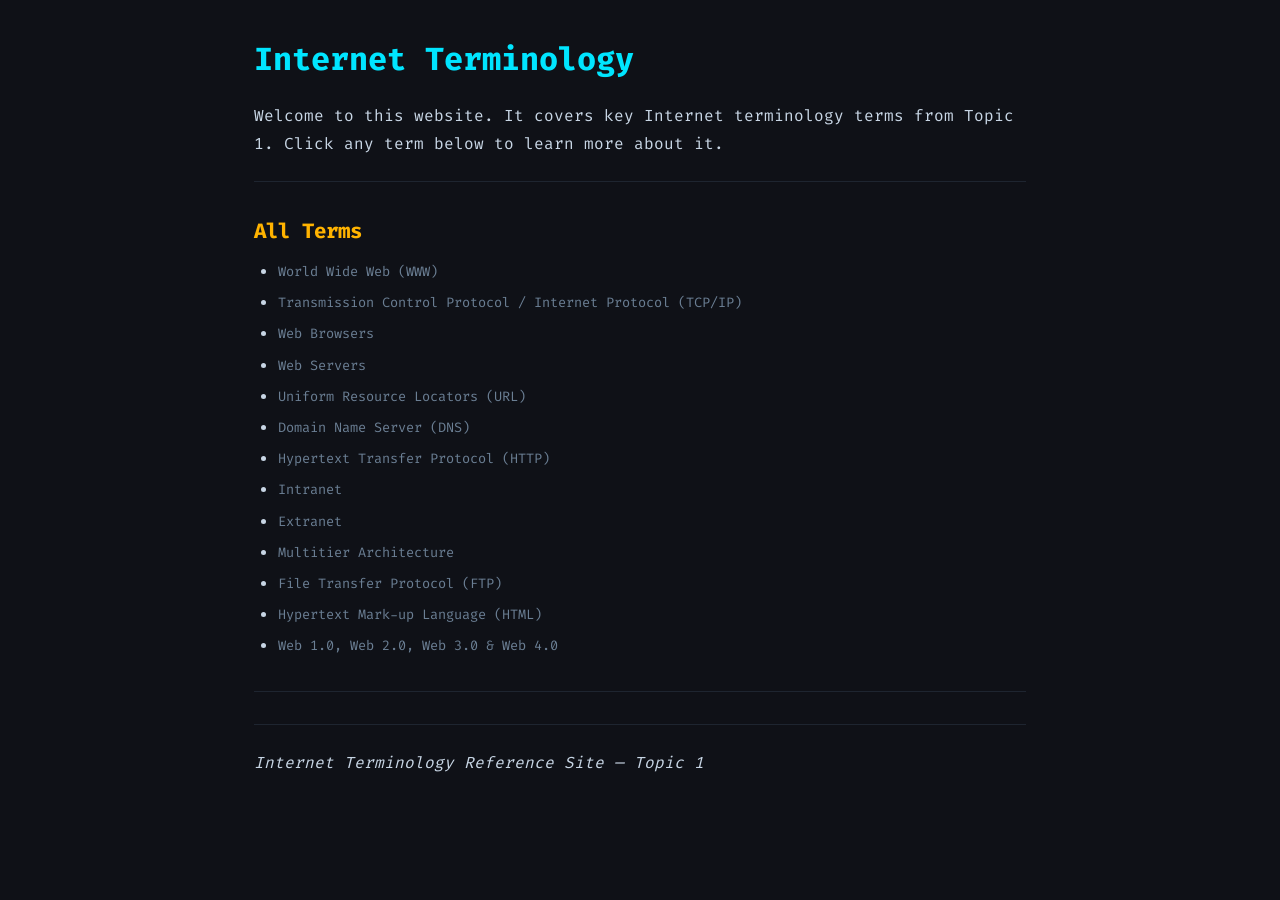
<file: index.html>
<!DOCTYPE html>
<html lang="en">
<head>
  <meta charset="UTF-8">
  <meta name="viewport" content="width=device-width, initial-scale=1.0">
  <title>Internet Terminology - Home</title>
  <link rel="stylesheet" href="css/style.css">
</head>
<body>

  <h1>Internet Terminology</h1>
  <p>Welcome to this website. It covers key Internet terminology terms from Topic 1. Click any term below to learn more about it.</p>

  <hr>

  <nav>
    <h2>All Terms</h2>
    <ul>
      <li><a href="www.html">World Wide Web (WWW)</a></li>
      <li><a href="tcp-ip.html">Transmission Control Protocol / Internet Protocol (TCP/IP)</a></li>
      <li><a href="web-browsers.html">Web Browsers</a></li>
      <li><a href="web-servers.html">Web Servers</a></li>
      <li><a href="url.html">Uniform Resource Locators (URL)</a></li>
      <li><a href="dns.html">Domain Name Server (DNS)</a></li>
      <li><a href="http.html">Hypertext Transfer Protocol (HTTP)</a></li>
      <li><a href="intranet.html">Intranet</a></li>
      <li><a href="extranet.html">Extranet</a></li>
      <li><a href="multitier.html">Multitier Architecture</a></li>
      <li><a href="ftp.html">File Transfer Protocol (FTP)</a></li>
      <li><a href="html.html">Hypertext Mark-up Language (HTML)</a></li>
      <li><a href="web-versions.html">Web 1.0, Web 2.0, Web 3.0 &amp; Web 4.0</a></li>
    </ul>
  </nav>

  <hr>
  <p><em>Internet Terminology Reference Site &mdash; Topic 1</em></p>

</body>
</html>
</file>
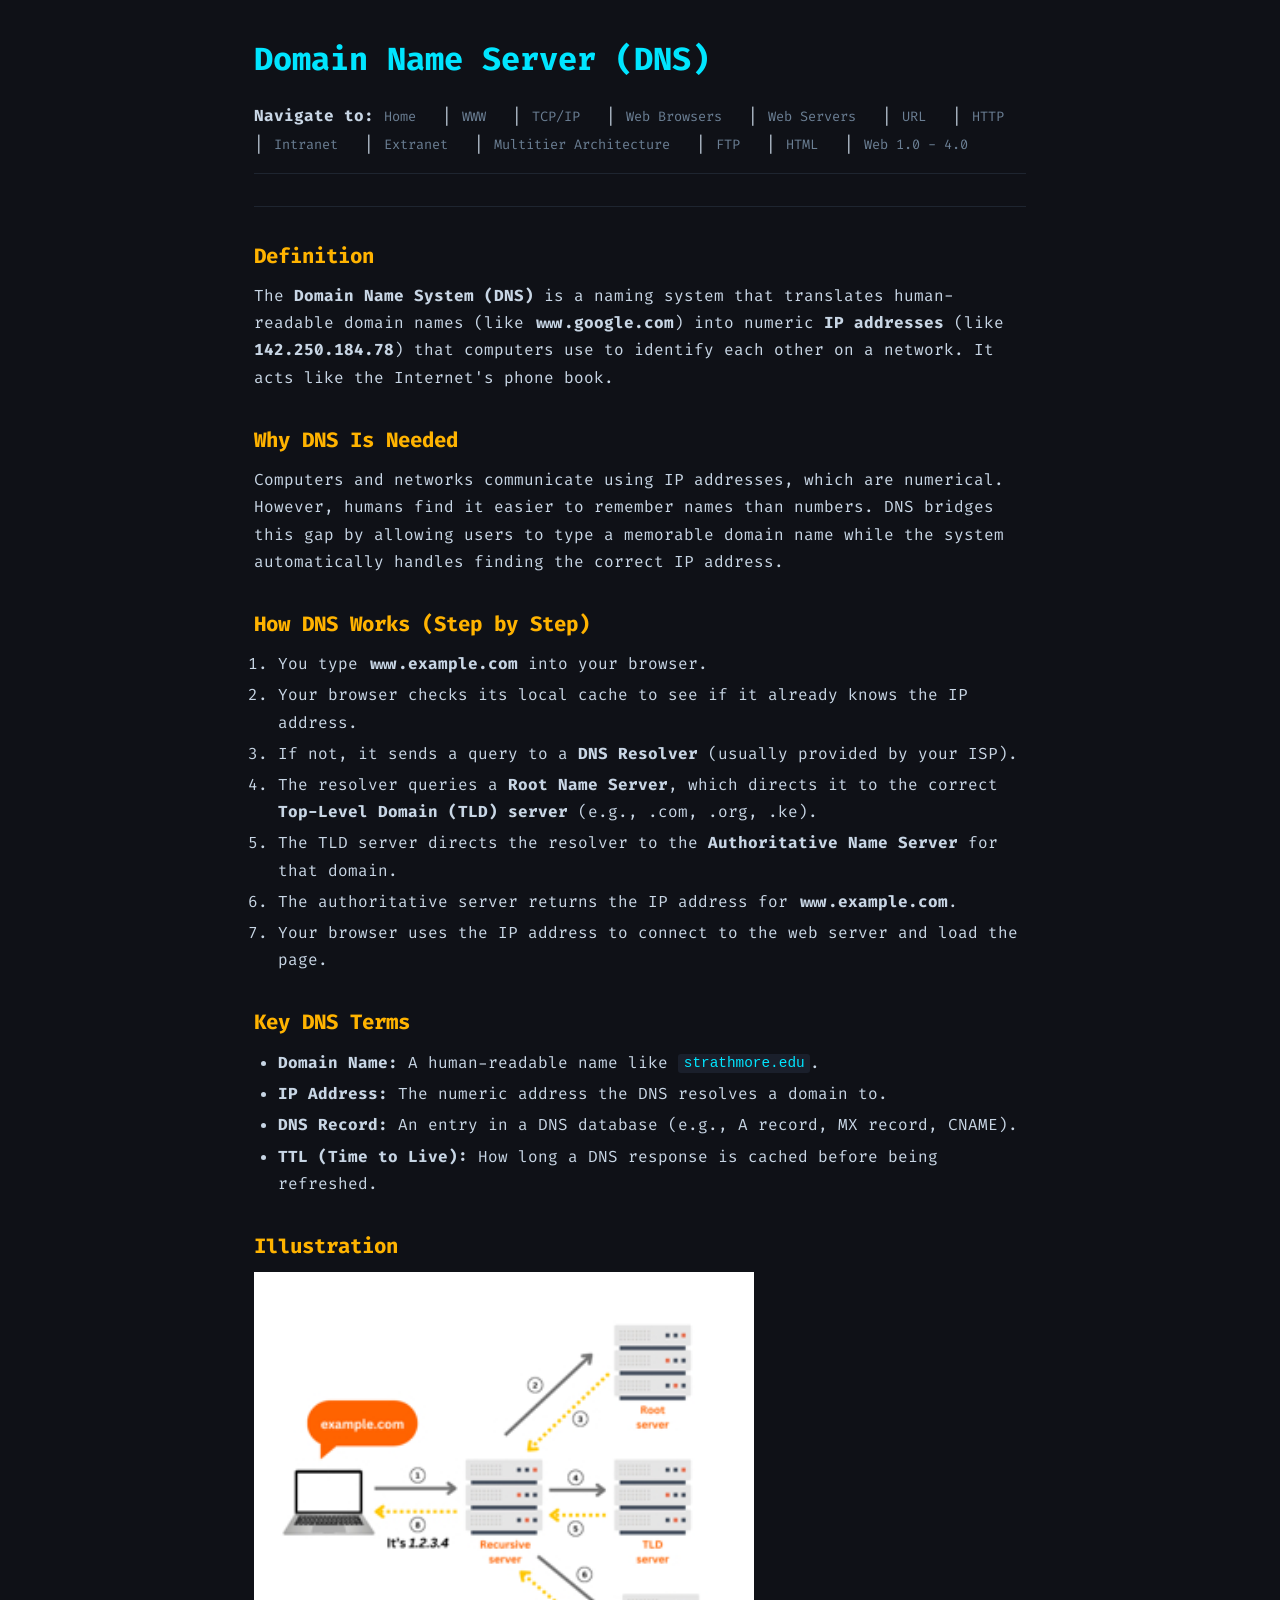
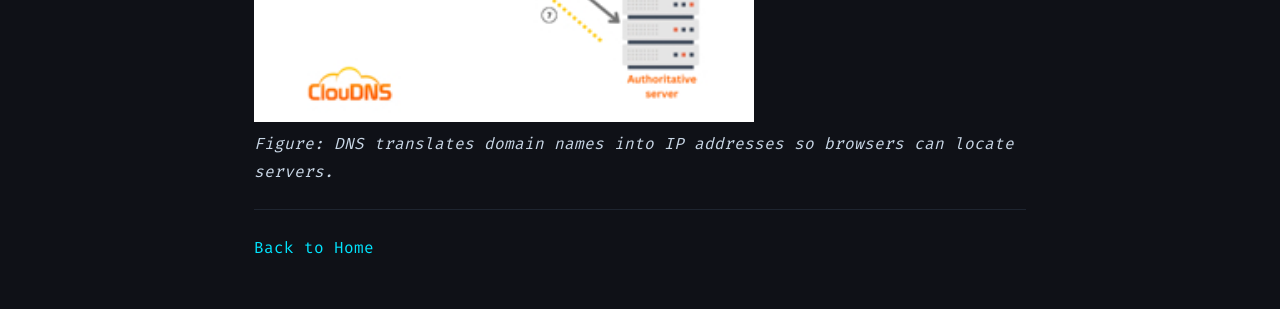
<file: dns.html>
<!DOCTYPE html>
<html lang="en">
<head>
  <meta charset="UTF-8">
  <meta name="viewport" content="width=device-width, initial-scale=1.0">
  <title>DNS - Domain Name Server</title>
  <link rel="stylesheet" href="css/style.css">
</head>
<body>

  <h1>Domain Name Server (DNS)</h1>

  <nav>
    <b>Navigate to:</b>
    <a href="index.html">Home</a> |
    <a href="www.html">WWW</a> |
    <a href="tcp-ip.html">TCP/IP</a> |
    <a href="web-browsers.html">Web Browsers</a> |
    <a href="web-servers.html">Web Servers</a> |
    <a href="url.html">URL</a> |
    <a href="http.html">HTTP</a> |
    <a href="intranet.html">Intranet</a> |
    <a href="extranet.html">Extranet</a> |
    <a href="multitier.html">Multitier Architecture</a> |
    <a href="ftp.html">FTP</a> |
    <a href="html.html">HTML</a> |
    <a href="web-versions.html">Web 1.0 - 4.0</a>
  </nav>

  <hr>

  <h2>Definition</h2>
  <p>
    The <b>Domain Name System (DNS)</b> is a naming system that translates human-readable domain names (like <b>www.google.com</b>) into numeric <b>IP addresses</b> (like <b>142.250.184.78</b>) that computers use to identify each other on a network. It acts like the Internet's phone book.
  </p>

  <h2>Why DNS Is Needed</h2>
  <p>
    Computers and networks communicate using IP addresses, which are numerical. However, humans find it easier to remember names than numbers. DNS bridges this gap by allowing users to type a memorable domain name while the system automatically handles finding the correct IP address.
  </p>

  <h2>How DNS Works (Step by Step)</h2>
  <ol>
    <li>You type <b>www.example.com</b> into your browser.</li>
    <li>Your browser checks its local cache to see if it already knows the IP address.</li>
    <li>If not, it sends a query to a <b>DNS Resolver</b> (usually provided by your ISP).</li>
    <li>The resolver queries a <b>Root Name Server</b>, which directs it to the correct <b>Top-Level Domain (TLD) server</b> (e.g., .com, .org, .ke).</li>
    <li>The TLD server directs the resolver to the <b>Authoritative Name Server</b> for that domain.</li>
    <li>The authoritative server returns the IP address for <b>www.example.com</b>.</li>
    <li>Your browser uses the IP address to connect to the web server and load the page.</li>
  </ol>

  <h2>Key DNS Terms</h2>
  <ul>
    <li><b>Domain Name:</b> A human-readable name like <code>strathmore.edu</code>.</li>
    <li><b>IP Address:</b> The numeric address the DNS resolves a domain to.</li>
    <li><b>DNS Record:</b> An entry in a DNS database (e.g., A record, MX record, CNAME).</li>
    <li><b>TTL (Time to Live):</b> How long a DNS response is cached before being refreshed.</li>
  </ul>

  <h2>Illustration</h2>
  <img src="images/dns.png" alt="Diagram showing how DNS translates a domain name into an IP address step by step" width="500">
  <p><em>Figure: DNS translates domain names into IP addresses so browsers can locate servers.</em></p>

  <hr>
  <p><a href="index.html">Back to Home</a></p>

</body>
</html>
</file>
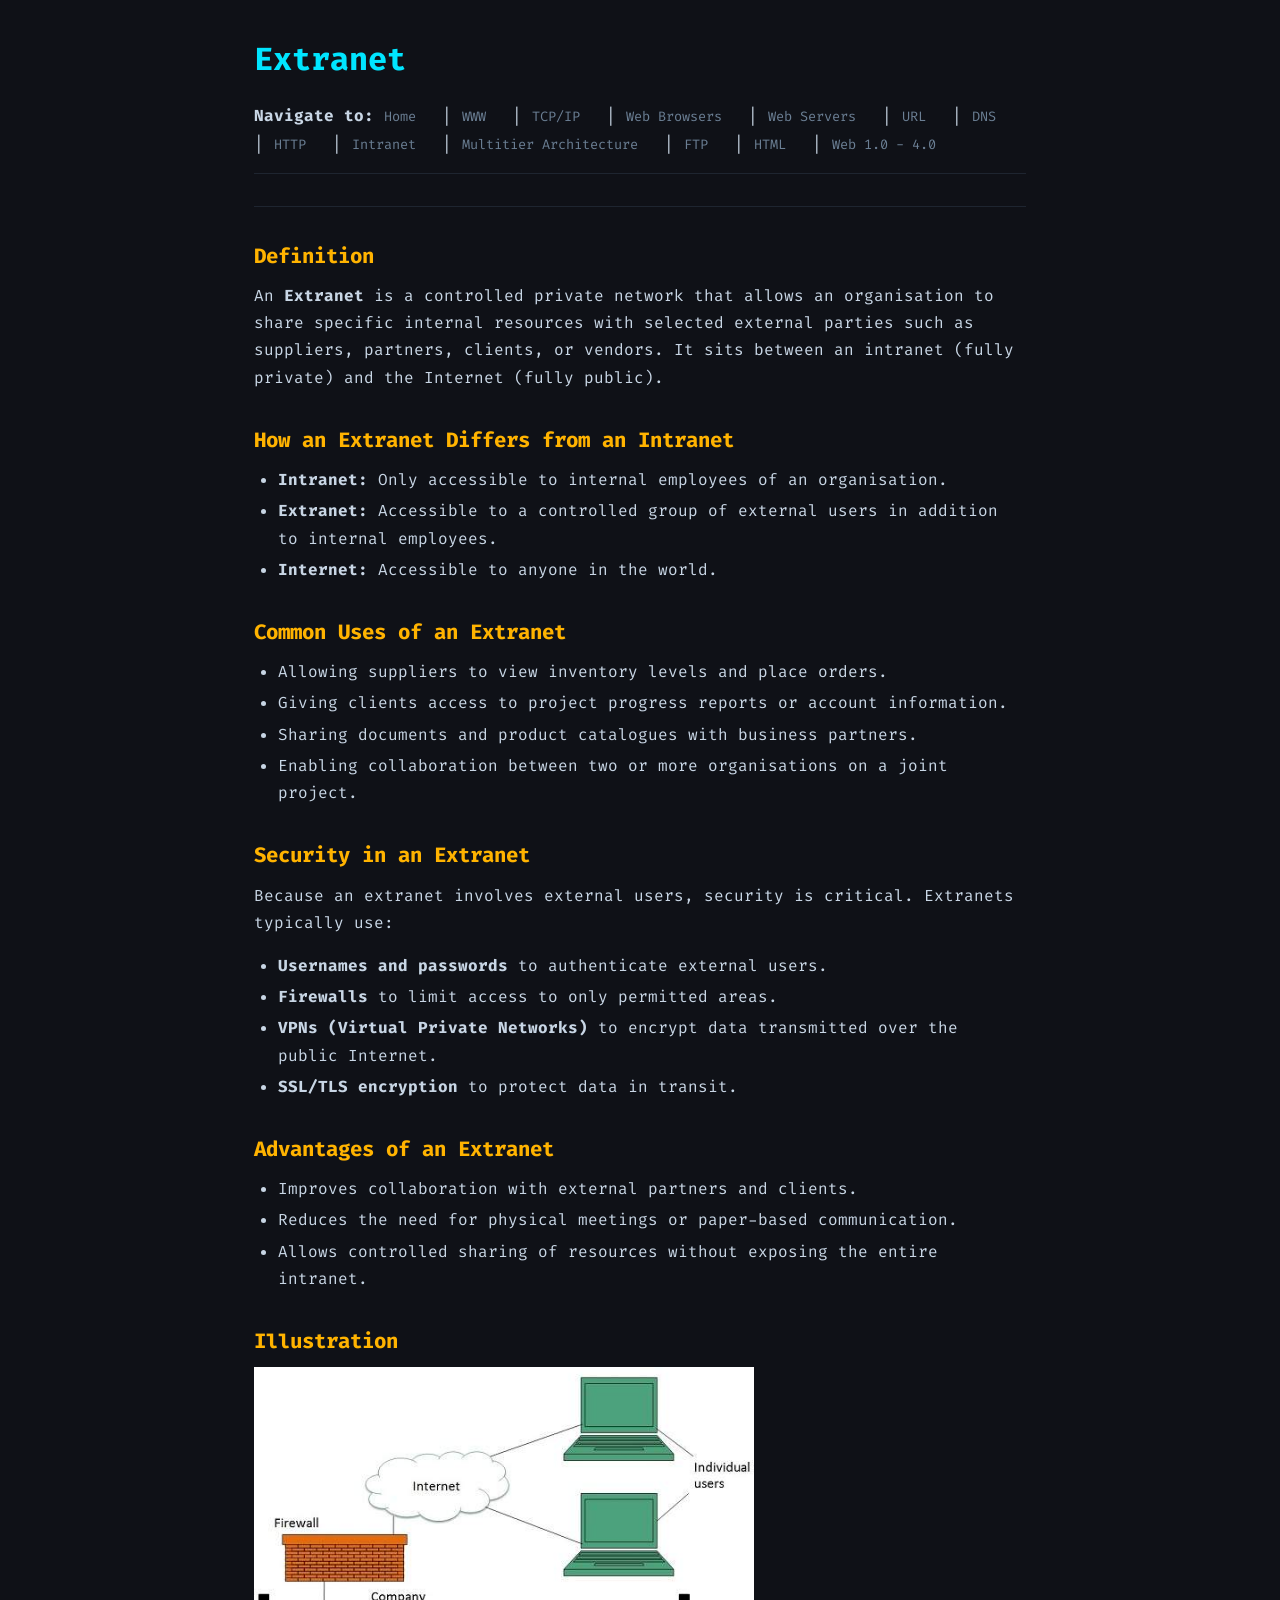
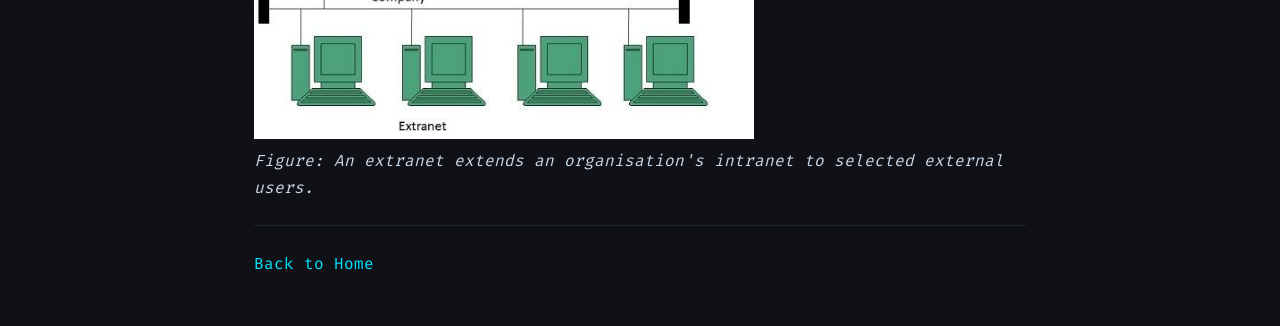
<file: extranet.html>
<!DOCTYPE html>
<html lang="en">
<head>
  <meta charset="UTF-8">
  <meta name="viewport" content="width=device-width, initial-scale=1.0">
  <title>Extranet</title>
  <link rel="stylesheet" href="css/style.css">
</head>
<body>

  <h1>Extranet</h1>

  <nav>
    <b>Navigate to:</b>
    <a href="index.html">Home</a> |
    <a href="www.html">WWW</a> |
    <a href="tcp-ip.html">TCP/IP</a> |
    <a href="web-browsers.html">Web Browsers</a> |
    <a href="web-servers.html">Web Servers</a> |
    <a href="url.html">URL</a> |
    <a href="dns.html">DNS</a> |
    <a href="http.html">HTTP</a> |
    <a href="intranet.html">Intranet</a> |
    <a href="multitier.html">Multitier Architecture</a> |
    <a href="ftp.html">FTP</a> |
    <a href="html.html">HTML</a> |
    <a href="web-versions.html">Web 1.0 - 4.0</a>
  </nav>

  <hr>

  <h2>Definition</h2>
  <p>
    An <b>Extranet</b> is a controlled private network that allows an organisation to share specific internal resources with selected external parties such as suppliers, partners, clients, or vendors. It sits between an intranet (fully private) and the Internet (fully public).
  </p>

  <h2>How an Extranet Differs from an Intranet</h2>
  <ul>
    <li><b>Intranet:</b> Only accessible to internal employees of an organisation.</li>
    <li><b>Extranet:</b> Accessible to a controlled group of external users in addition to internal employees.</li>
    <li><b>Internet:</b> Accessible to anyone in the world.</li>
  </ul>

  <h2>Common Uses of an Extranet</h2>
  <ul>
    <li>Allowing suppliers to view inventory levels and place orders.</li>
    <li>Giving clients access to project progress reports or account information.</li>
    <li>Sharing documents and product catalogues with business partners.</li>
    <li>Enabling collaboration between two or more organisations on a joint project.</li>
  </ul>

  <h2>Security in an Extranet</h2>
  <p>
    Because an extranet involves external users, security is critical. Extranets typically use:
  </p>
  <ul>
    <li><b>Usernames and passwords</b> to authenticate external users.</li>
    <li><b>Firewalls</b> to limit access to only permitted areas.</li>
    <li><b>VPNs (Virtual Private Networks)</b> to encrypt data transmitted over the public Internet.</li>
    <li><b>SSL/TLS encryption</b> to protect data in transit.</li>
  </ul>

  <h2>Advantages of an Extranet</h2>
  <ul>
    <li>Improves collaboration with external partners and clients.</li>
    <li>Reduces the need for physical meetings or paper-based communication.</li>
    <li>Allows controlled sharing of resources without exposing the entire intranet.</li>
  </ul>

  <h2>Illustration</h2>
  <img src="images/extranet.png" alt="Diagram showing an extranet connecting internal employees with external partners and clients through a secure network" width="500">
  <p><em>Figure: An extranet extends an organisation's intranet to selected external users.</em></p>

  <hr>
  <p><a href="index.html">Back to Home</a></p>

</body>
</html>
</file>
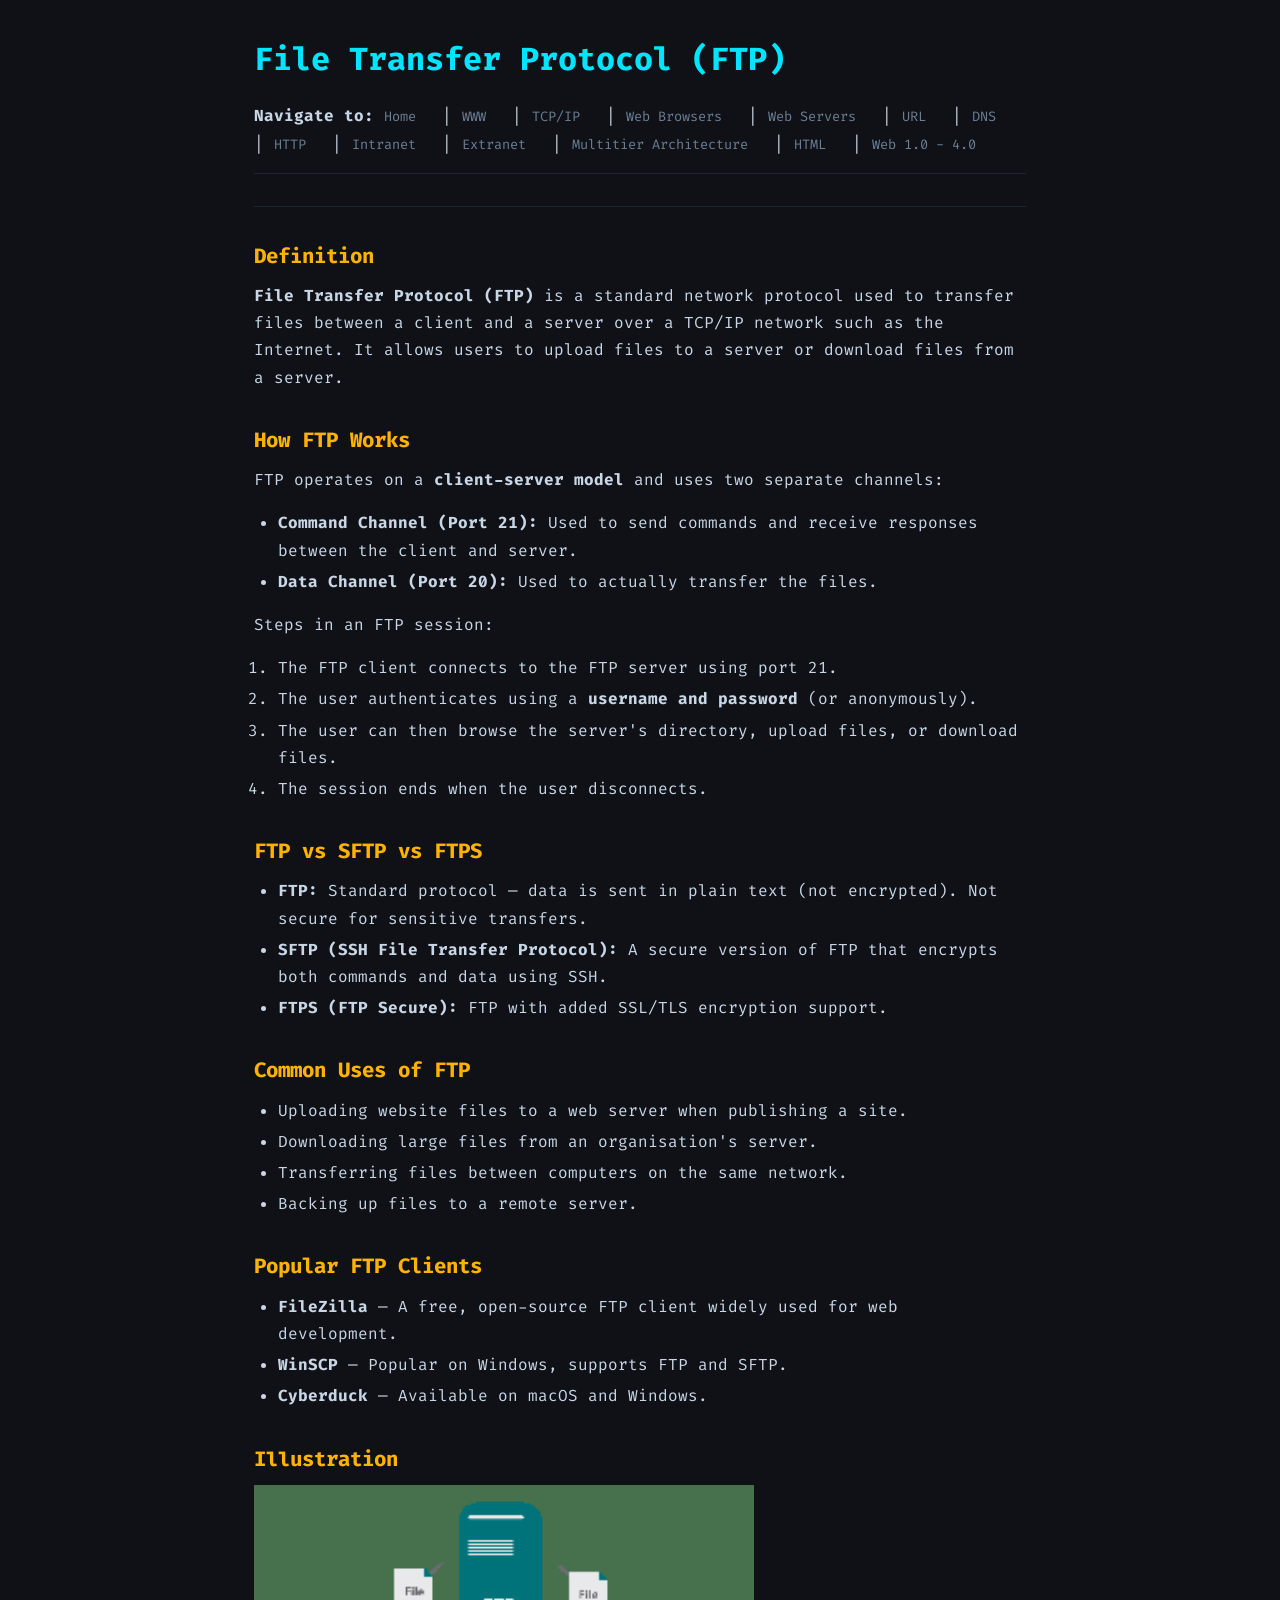
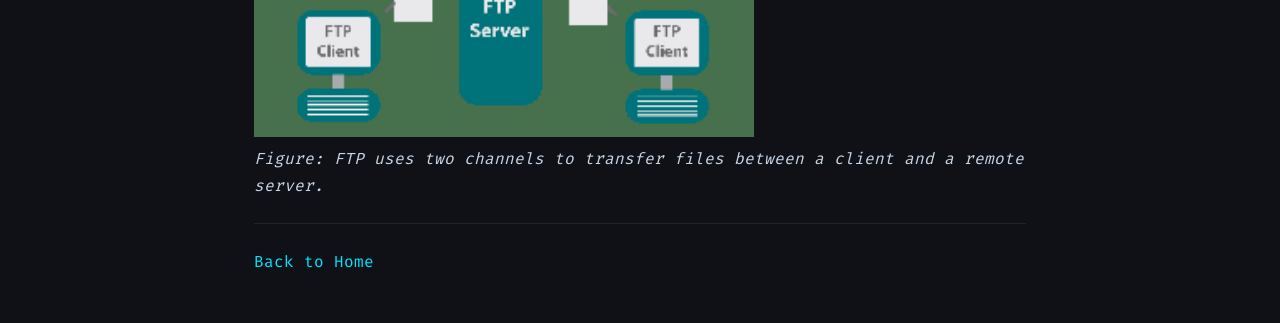
<file: ftp.html>
<!DOCTYPE html>
<html lang="en">
<head>
  <meta charset="UTF-8">
  <meta name="viewport" content="width=device-width, initial-scale=1.0">
  <title>FTP - File Transfer Protocol</title>
  <link rel="stylesheet" href="css/style.css">
</head>
<body>

  <h1>File Transfer Protocol (FTP)</h1>

  <nav>
    <b>Navigate to:</b>
    <a href="index.html">Home</a> |
    <a href="www.html">WWW</a> |
    <a href="tcp-ip.html">TCP/IP</a> |
    <a href="web-browsers.html">Web Browsers</a> |
    <a href="web-servers.html">Web Servers</a> |
    <a href="url.html">URL</a> |
    <a href="dns.html">DNS</a> |
    <a href="http.html">HTTP</a> |
    <a href="intranet.html">Intranet</a> |
    <a href="extranet.html">Extranet</a> |
    <a href="multitier.html">Multitier Architecture</a> |
    <a href="html.html">HTML</a> |
    <a href="web-versions.html">Web 1.0 - 4.0</a>
  </nav>

  <hr>

  <h2>Definition</h2>
  <p>
    <b>File Transfer Protocol (FTP)</b> is a standard network protocol used to transfer files between a client and a server over a TCP/IP network such as the Internet. It allows users to upload files to a server or download files from a server.
  </p>

  <h2>How FTP Works</h2>
  <p>
    FTP operates on a <b>client-server model</b> and uses two separate channels:
  </p>
  <ul>
    <li><b>Command Channel (Port 21):</b> Used to send commands and receive responses between the client and server.</li>
    <li><b>Data Channel (Port 20):</b> Used to actually transfer the files.</li>
  </ul>
  <p>Steps in an FTP session:</p>
  <ol>
    <li>The FTP client connects to the FTP server using port 21.</li>
    <li>The user authenticates using a <b>username and password</b> (or anonymously).</li>
    <li>The user can then browse the server's directory, upload files, or download files.</li>
    <li>The session ends when the user disconnects.</li>
  </ol>

  <h2>FTP vs SFTP vs FTPS</h2>
  <ul>
    <li><b>FTP:</b> Standard protocol — data is sent in plain text (not encrypted). Not secure for sensitive transfers.</li>
    <li><b>SFTP (SSH File Transfer Protocol):</b> A secure version of FTP that encrypts both commands and data using SSH.</li>
    <li><b>FTPS (FTP Secure):</b> FTP with added SSL/TLS encryption support.</li>
  </ul>

  <h2>Common Uses of FTP</h2>
  <ul>
    <li>Uploading website files to a web server when publishing a site.</li>
    <li>Downloading large files from an organisation's server.</li>
    <li>Transferring files between computers on the same network.</li>
    <li>Backing up files to a remote server.</li>
  </ul>

  <h2>Popular FTP Clients</h2>
  <ul>
    <li><b>FileZilla</b> &mdash; A free, open-source FTP client widely used for web development.</li>
    <li><b>WinSCP</b> &mdash; Popular on Windows, supports FTP and SFTP.</li>
    <li><b>Cyberduck</b> &mdash; Available on macOS and Windows.</li>
  </ul>

  <h2>Illustration</h2>
  <img src="images/ftp.png" alt="Diagram showing FTP client uploading and downloading files from a remote FTP server using port 20 and 21" width="500">
  <p><em>Figure: FTP uses two channels to transfer files between a client and a remote server.</em></p>

  <hr>
  <p><a href="index.html">Back to Home</a></p>

</body>
</html>
</file>
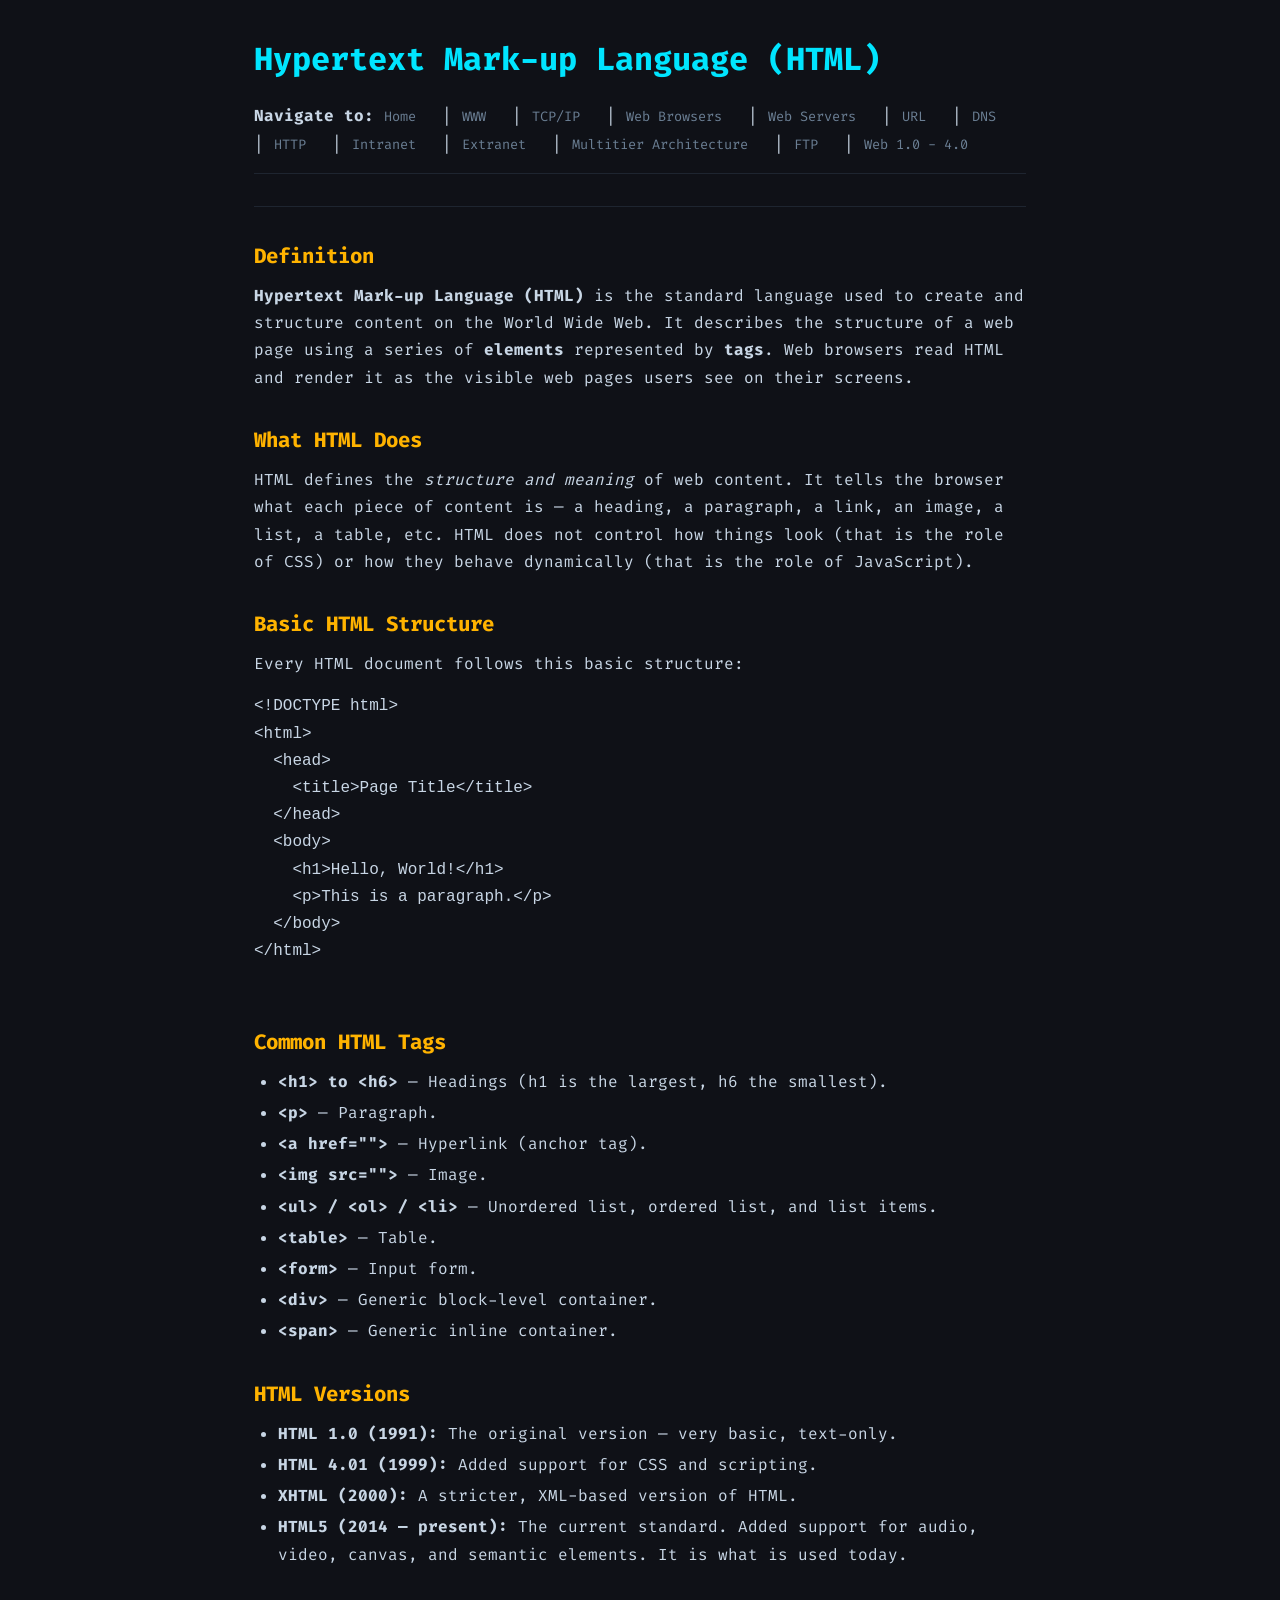
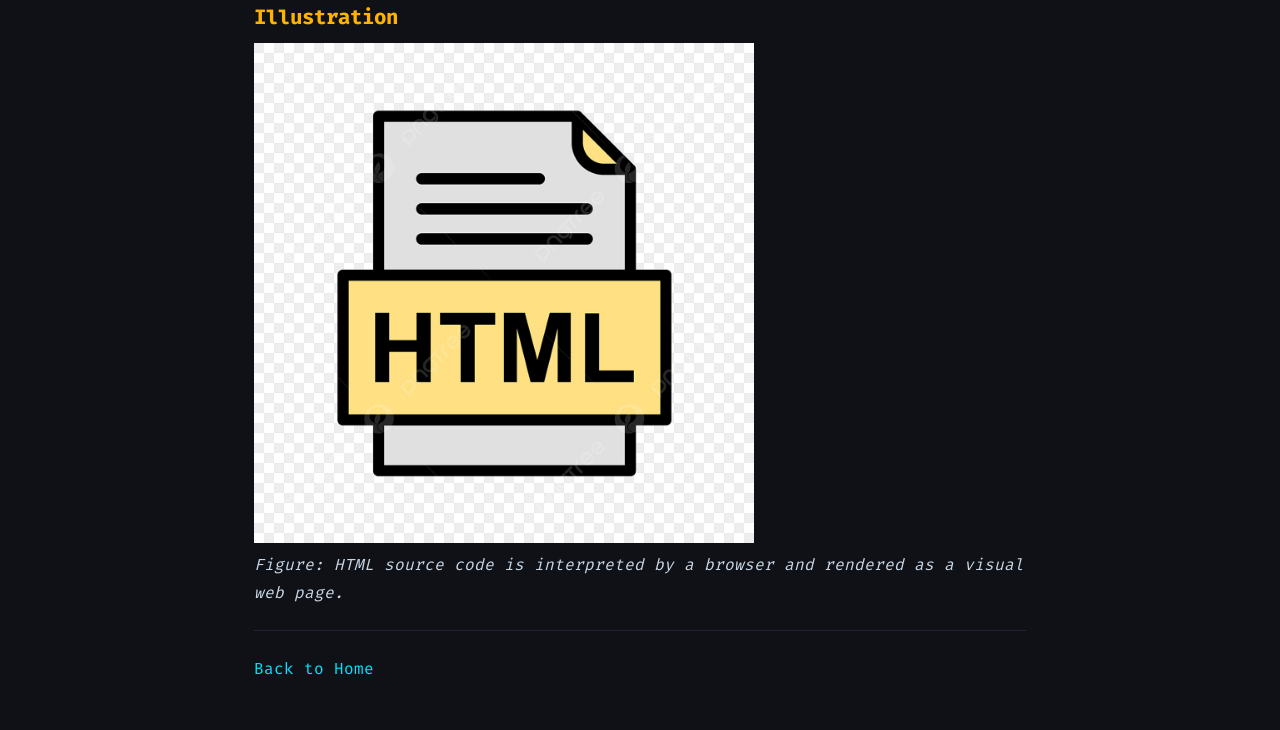
<file: html.html>
<!DOCTYPE html>
<html lang="en">
<head>
  <meta charset="UTF-8">
  <meta name="viewport" content="width=device-width, initial-scale=1.0">
  <title>HTML - Hypertext Mark-up Language</title>
  <link rel="stylesheet" href="css/style.css">
</head>
<body>

  <h1>Hypertext Mark-up Language (HTML)</h1>

  <nav>
    <b>Navigate to:</b>
    <a href="index.html">Home</a> |
    <a href="www.html">WWW</a> |
    <a href="tcp-ip.html">TCP/IP</a> |
    <a href="web-browsers.html">Web Browsers</a> |
    <a href="web-servers.html">Web Servers</a> |
    <a href="url.html">URL</a> |
    <a href="dns.html">DNS</a> |
    <a href="http.html">HTTP</a> |
    <a href="intranet.html">Intranet</a> |
    <a href="extranet.html">Extranet</a> |
    <a href="multitier.html">Multitier Architecture</a> |
    <a href="ftp.html">FTP</a> |
    <a href="web-versions.html">Web 1.0 - 4.0</a>
  </nav>

  <hr>

  <h2>Definition</h2>
  <p>
    <b>Hypertext Mark-up Language (HTML)</b> is the standard language used to create and structure content on the World Wide Web. It describes the structure of a web page using a series of <b>elements</b> represented by <b>tags</b>. Web browsers read HTML and render it as the visible web pages users see on their screens.
  </p>

  <h2>What HTML Does</h2>
  <p>HTML defines the <i>structure and meaning</i> of web content. It tells the browser what each piece of content is &mdash; a heading, a paragraph, a link, an image, a list, a table, etc. HTML does not control how things look (that is the role of CSS) or how they behave dynamically (that is the role of JavaScript).
  </p>

  <h2>Basic HTML Structure</h2>
  <p>Every HTML document follows this basic structure:</p>
  <pre>
&lt;!DOCTYPE html&gt;
&lt;html&gt;
  &lt;head&gt;
    &lt;title&gt;Page Title&lt;/title&gt;
  &lt;/head&gt;
  &lt;body&gt;
    &lt;h1&gt;Hello, World!&lt;/h1&gt;
    &lt;p&gt;This is a paragraph.&lt;/p&gt;
  &lt;/body&gt;
&lt;/html&gt;
  </pre>

  <h2>Common HTML Tags</h2>
  <ul>
    <li><b>&lt;h1&gt; to &lt;h6&gt;</b> &mdash; Headings (h1 is the largest, h6 the smallest).</li>
    <li><b>&lt;p&gt;</b> &mdash; Paragraph.</li>
    <li><b>&lt;a href=""&gt;</b> &mdash; Hyperlink (anchor tag).</li>
    <li><b>&lt;img src=""&gt;</b> &mdash; Image.</li>
    <li><b>&lt;ul&gt; / &lt;ol&gt; / &lt;li&gt;</b> &mdash; Unordered list, ordered list, and list items.</li>
    <li><b>&lt;table&gt;</b> &mdash; Table.</li>
    <li><b>&lt;form&gt;</b> &mdash; Input form.</li>
    <li><b>&lt;div&gt;</b> &mdash; Generic block-level container.</li>
    <li><b>&lt;span&gt;</b> &mdash; Generic inline container.</li>
  </ul>

  <h2>HTML Versions</h2>
  <ul>
    <li><b>HTML 1.0 (1991):</b> The original version — very basic, text-only.</li>
    <li><b>HTML 4.01 (1999):</b> Added support for CSS and scripting.</li>
    <li><b>XHTML (2000):</b> A stricter, XML-based version of HTML.</li>
    <li><b>HTML5 (2014 &mdash; present):</b> The current standard. Added support for audio, video, canvas, and semantic elements. It is what is used today.</li>
  </ul>

  <h2>Illustration</h2>
  <img src="images/html.png" alt="Example of HTML source code being rendered into a visual web page in a browser" width="500">
  <p><em>Figure: HTML source code is interpreted by a browser and rendered as a visual web page.</em></p>

  <hr>
  <p><a href="index.html">Back to Home</a></p>

</body>
</html>
</file>
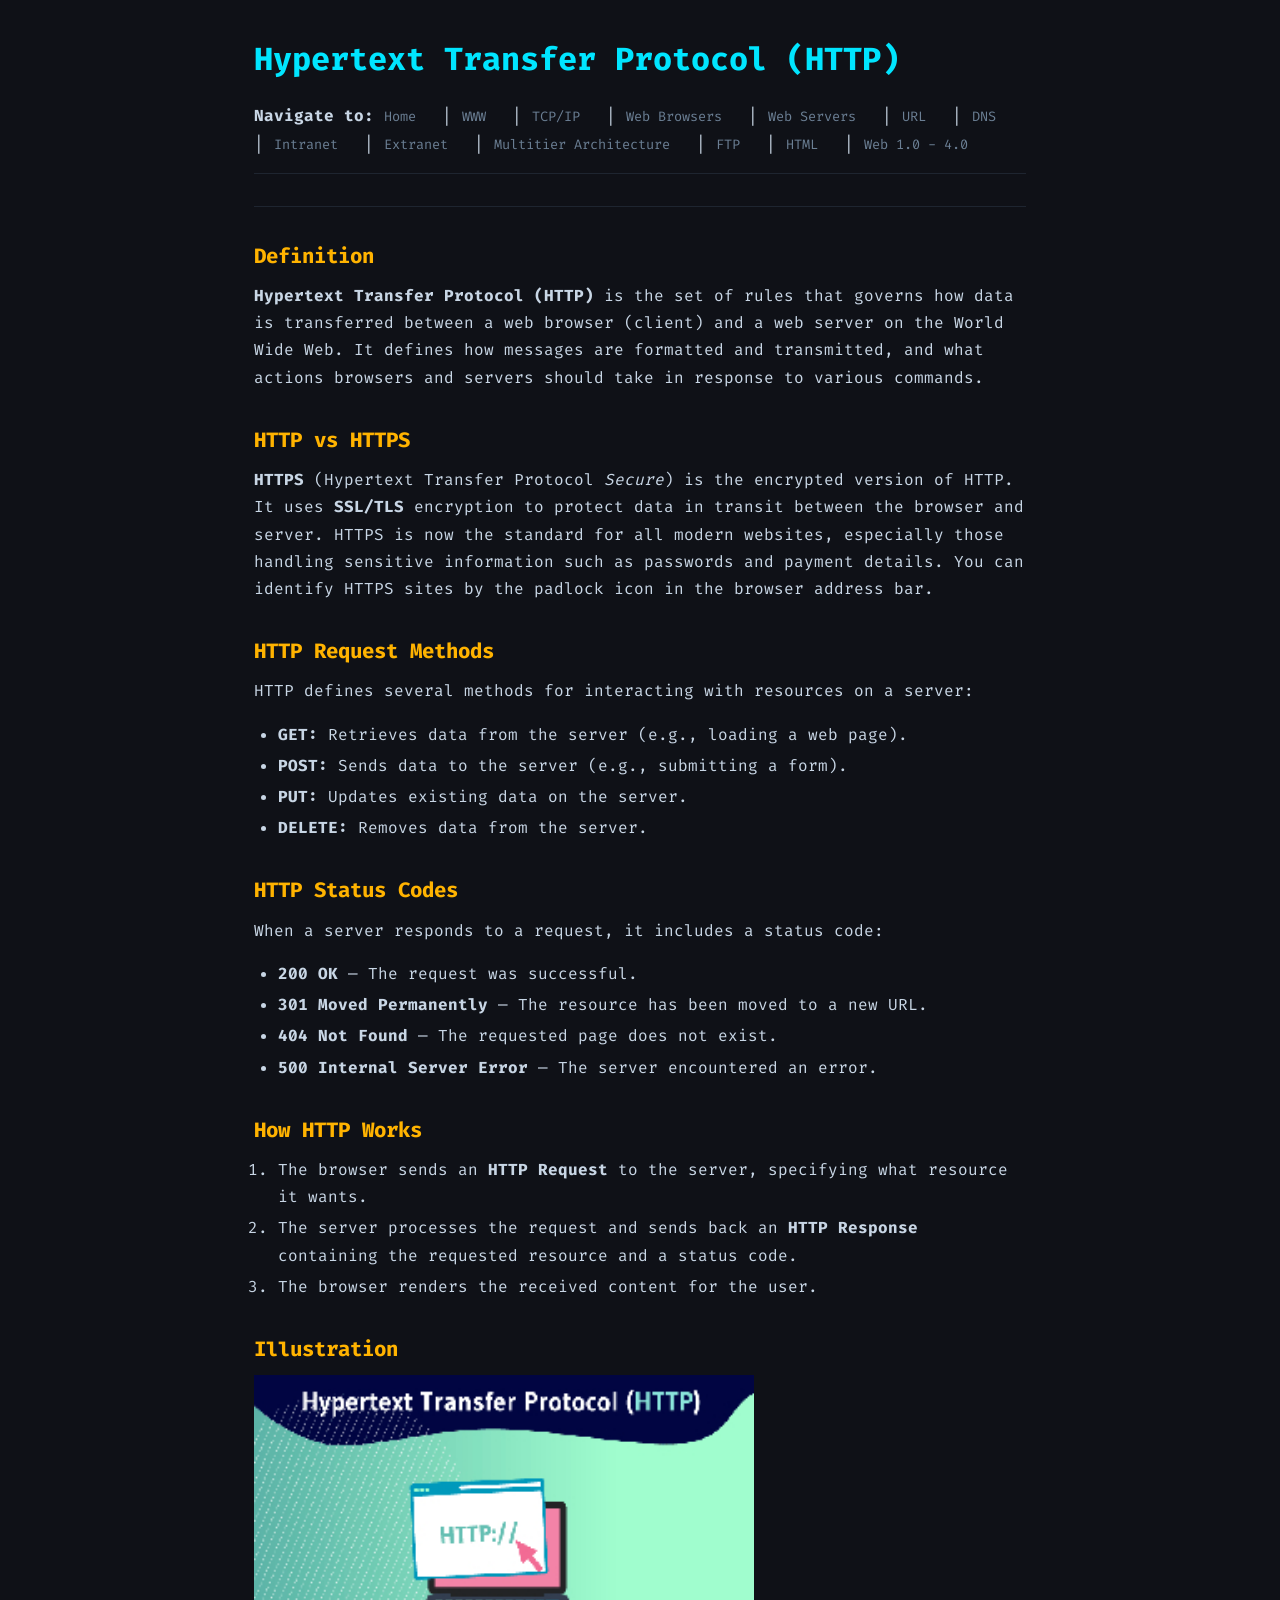
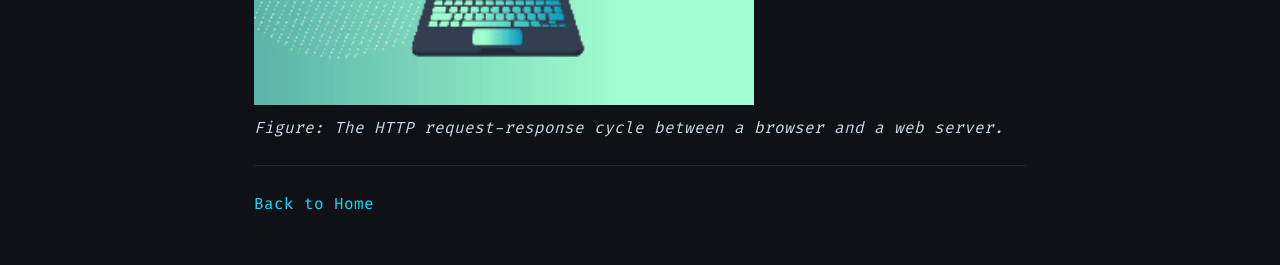
<file: http.html>
<!DOCTYPE html>
<html lang="en">
<head>
  <meta charset="UTF-8">
  <meta name="viewport" content="width=device-width, initial-scale=1.0">
  <title>HTTP - Hypertext Transfer Protocol</title>
  <link rel="stylesheet" href="css/style.css">
</head>
<body>

  <h1>Hypertext Transfer Protocol (HTTP)</h1>

  <nav>
    <b>Navigate to:</b>
    <a href="index.html">Home</a> |
    <a href="www.html">WWW</a> |
    <a href="tcp-ip.html">TCP/IP</a> |
    <a href="web-browsers.html">Web Browsers</a> |
    <a href="web-servers.html">Web Servers</a> |
    <a href="url.html">URL</a> |
    <a href="dns.html">DNS</a> |
    <a href="intranet.html">Intranet</a> |
    <a href="extranet.html">Extranet</a> |
    <a href="multitier.html">Multitier Architecture</a> |
    <a href="ftp.html">FTP</a> |
    <a href="html.html">HTML</a> |
    <a href="web-versions.html">Web 1.0 - 4.0</a>
  </nav>

  <hr>

  <h2>Definition</h2>
  <p>
    <b>Hypertext Transfer Protocol (HTTP)</b> is the set of rules that governs how data is transferred between a web browser (client) and a web server on the World Wide Web. It defines how messages are formatted and transmitted, and what actions browsers and servers should take in response to various commands.
  </p>

  <h2>HTTP vs HTTPS</h2>
  <p>
    <b>HTTPS</b> (Hypertext Transfer Protocol <i>Secure</i>) is the encrypted version of HTTP. It uses <b>SSL/TLS</b> encryption to protect data in transit between the browser and server. HTTPS is now the standard for all modern websites, especially those handling sensitive information such as passwords and payment details. You can identify HTTPS sites by the padlock icon in the browser address bar.
  </p>

  <h2>HTTP Request Methods</h2>
  <p>HTTP defines several methods for interacting with resources on a server:</p>
  <ul>
    <li><b>GET:</b> Retrieves data from the server (e.g., loading a web page).</li>
    <li><b>POST:</b> Sends data to the server (e.g., submitting a form).</li>
    <li><b>PUT:</b> Updates existing data on the server.</li>
    <li><b>DELETE:</b> Removes data from the server.</li>
  </ul>

  <h2>HTTP Status Codes</h2>
  <p>When a server responds to a request, it includes a status code:</p>
  <ul>
    <li><b>200 OK</b> &mdash; The request was successful.</li>
    <li><b>301 Moved Permanently</b> &mdash; The resource has been moved to a new URL.</li>
    <li><b>404 Not Found</b> &mdash; The requested page does not exist.</li>
    <li><b>500 Internal Server Error</b> &mdash; The server encountered an error.</li>
  </ul>

  <h2>How HTTP Works</h2>
  <ol>
    <li>The browser sends an <b>HTTP Request</b> to the server, specifying what resource it wants.</li>
    <li>The server processes the request and sends back an <b>HTTP Response</b> containing the requested resource and a status code.</li>
    <li>The browser renders the received content for the user.</li>
  </ol>

  <h2>Illustration</h2>
  <img src="images/http.png" alt="Diagram showing an HTTP request being sent from a browser to a server and an HTTP response being returned" width="500">
  <p><em>Figure: The HTTP request-response cycle between a browser and a web server.</em></p>

  <hr>
  <p><a href="index.html">Back to Home</a></p>

</body>
</html>
</file>
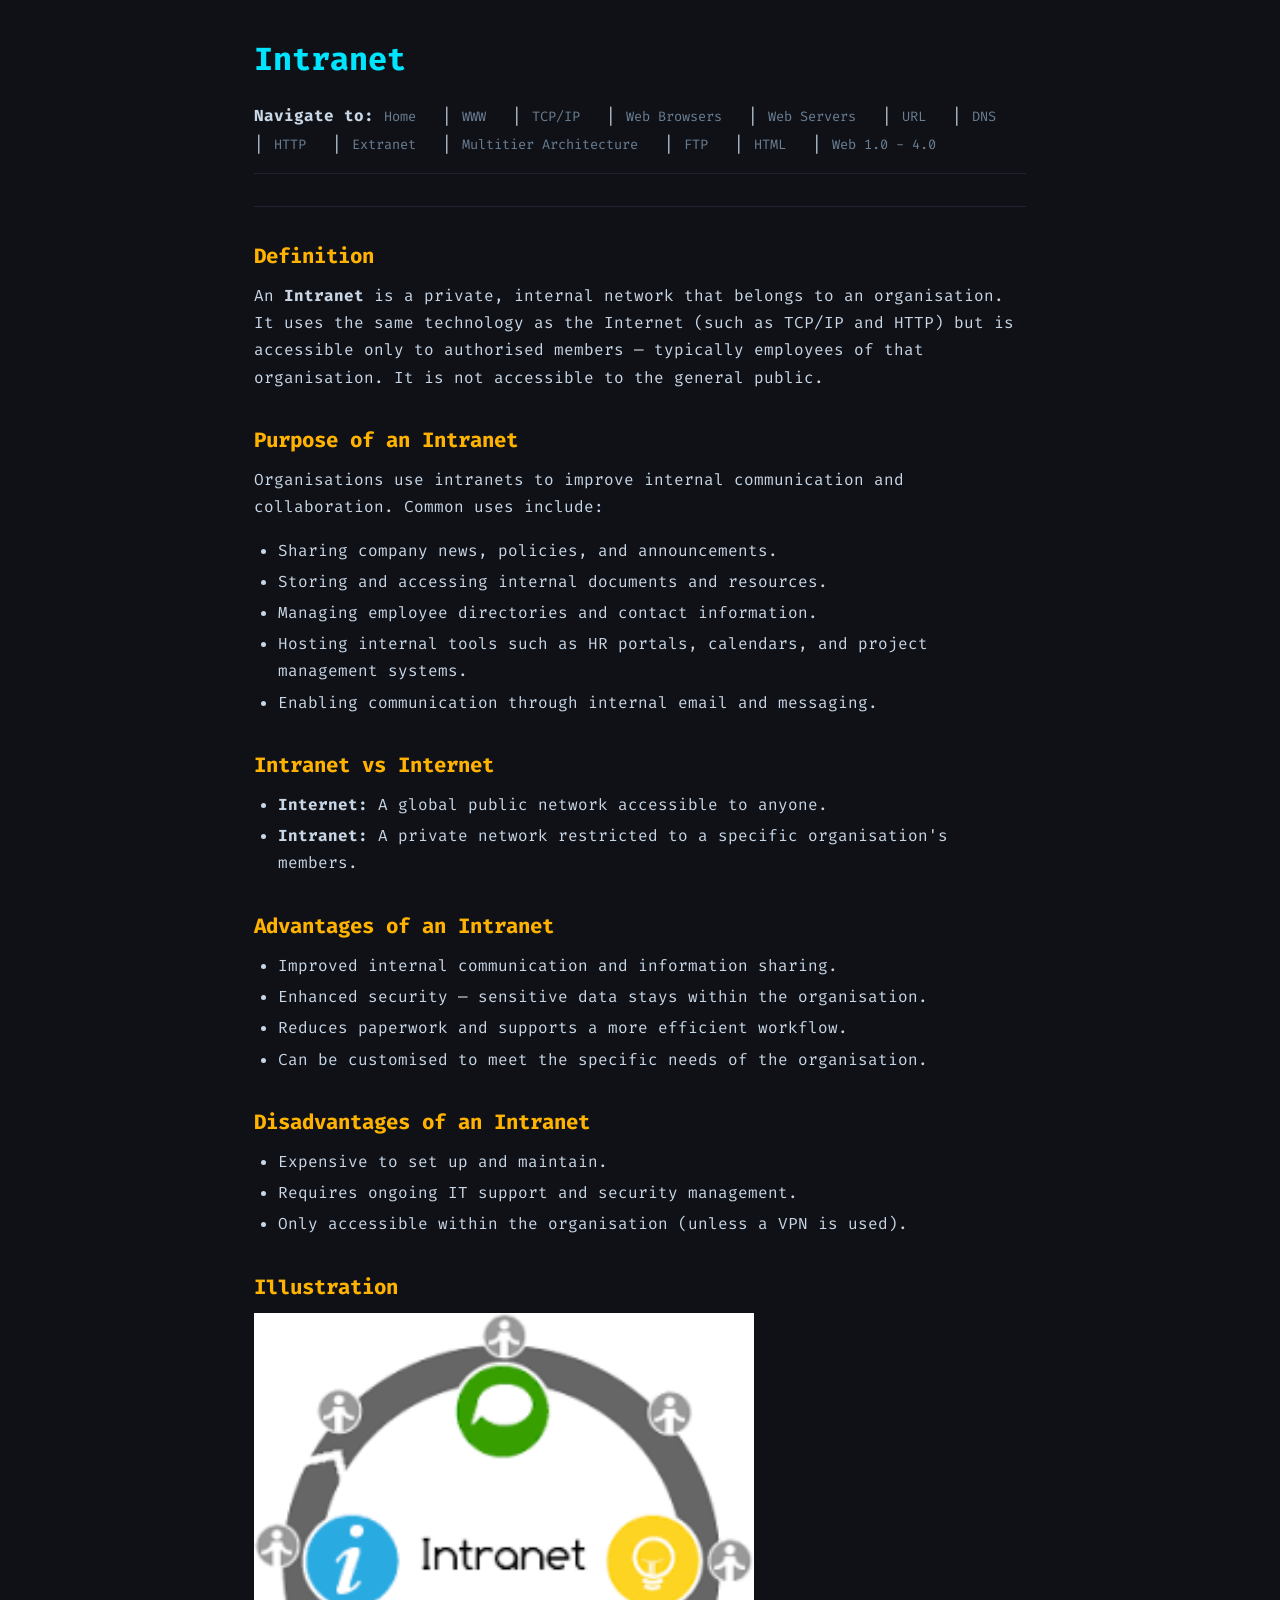
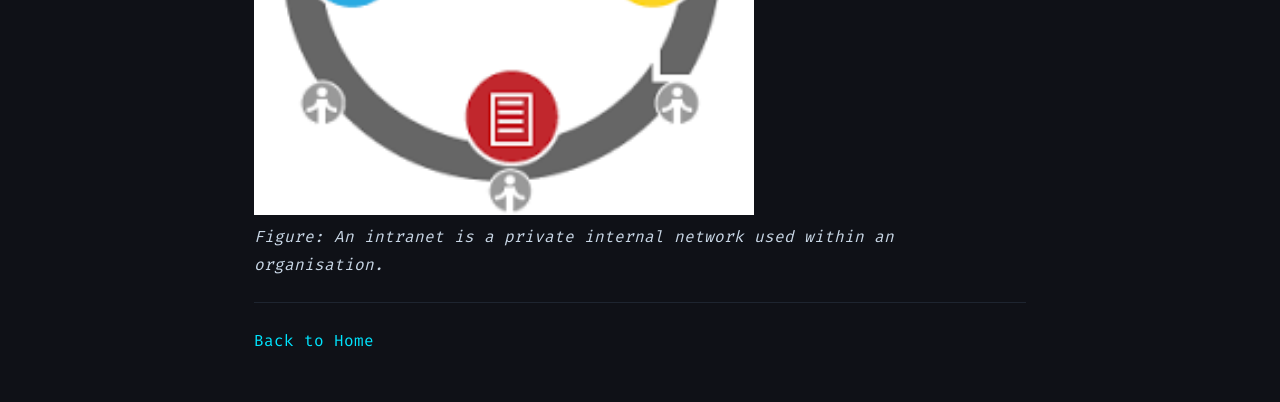
<file: intranet.html>
<!DOCTYPE html>
<html lang="en">
<head>
  <meta charset="UTF-8">
  <meta name="viewport" content="width=device-width, initial-scale=1.0">
  <title>Intranet</title>
  <link rel="stylesheet" href="css/style.css">
</head>
<body>

  <h1>Intranet</h1>

  <nav>
    <b>Navigate to:</b>
    <a href="index.html">Home</a> |
    <a href="www.html">WWW</a> |
    <a href="tcp-ip.html">TCP/IP</a> |
    <a href="web-browsers.html">Web Browsers</a> |
    <a href="web-servers.html">Web Servers</a> |
    <a href="url.html">URL</a> |
    <a href="dns.html">DNS</a> |
    <a href="http.html">HTTP</a> |
    <a href="extranet.html">Extranet</a> |
    <a href="multitier.html">Multitier Architecture</a> |
    <a href="ftp.html">FTP</a> |
    <a href="html.html">HTML</a> |
    <a href="web-versions.html">Web 1.0 - 4.0</a>
  </nav>

  <hr>

  <h2>Definition</h2>
  <p>
    An <b>Intranet</b> is a private, internal network that belongs to an organisation. It uses the same technology as the Internet (such as TCP/IP and HTTP) but is accessible only to authorised members — typically employees of that organisation. It is not accessible to the general public.
  </p>

  <h2>Purpose of an Intranet</h2>
  <p>
    Organisations use intranets to improve internal communication and collaboration. Common uses include:
  </p>
  <ul>
    <li>Sharing company news, policies, and announcements.</li>
    <li>Storing and accessing internal documents and resources.</li>
    <li>Managing employee directories and contact information.</li>
    <li>Hosting internal tools such as HR portals, calendars, and project management systems.</li>
    <li>Enabling communication through internal email and messaging.</li>
  </ul>

  <h2>Intranet vs Internet</h2>
  <ul>
    <li><b>Internet:</b> A global public network accessible to anyone.</li>
    <li><b>Intranet:</b> A private network restricted to a specific organisation's members.</li>
  </ul>

  <h2>Advantages of an Intranet</h2>
  <ul>
    <li>Improved internal communication and information sharing.</li>
    <li>Enhanced security — sensitive data stays within the organisation.</li>
    <li>Reduces paperwork and supports a more efficient workflow.</li>
    <li>Can be customised to meet the specific needs of the organisation.</li>
  </ul>

  <h2>Disadvantages of an Intranet</h2>
  <ul>
    <li>Expensive to set up and maintain.</li>
    <li>Requires ongoing IT support and security management.</li>
    <li>Only accessible within the organisation (unless a VPN is used).</li>
  </ul>

  <h2>Illustration</h2>
  <img src="images/intranet.png" alt="Diagram showing an intranet connecting employees within an organisation, separated from the public Internet" width="500">
  <p><em>Figure: An intranet is a private internal network used within an organisation.</em></p>

  <hr>
  <p><a href="index.html">Back to Home</a></p>

</body>
</html>
</file>
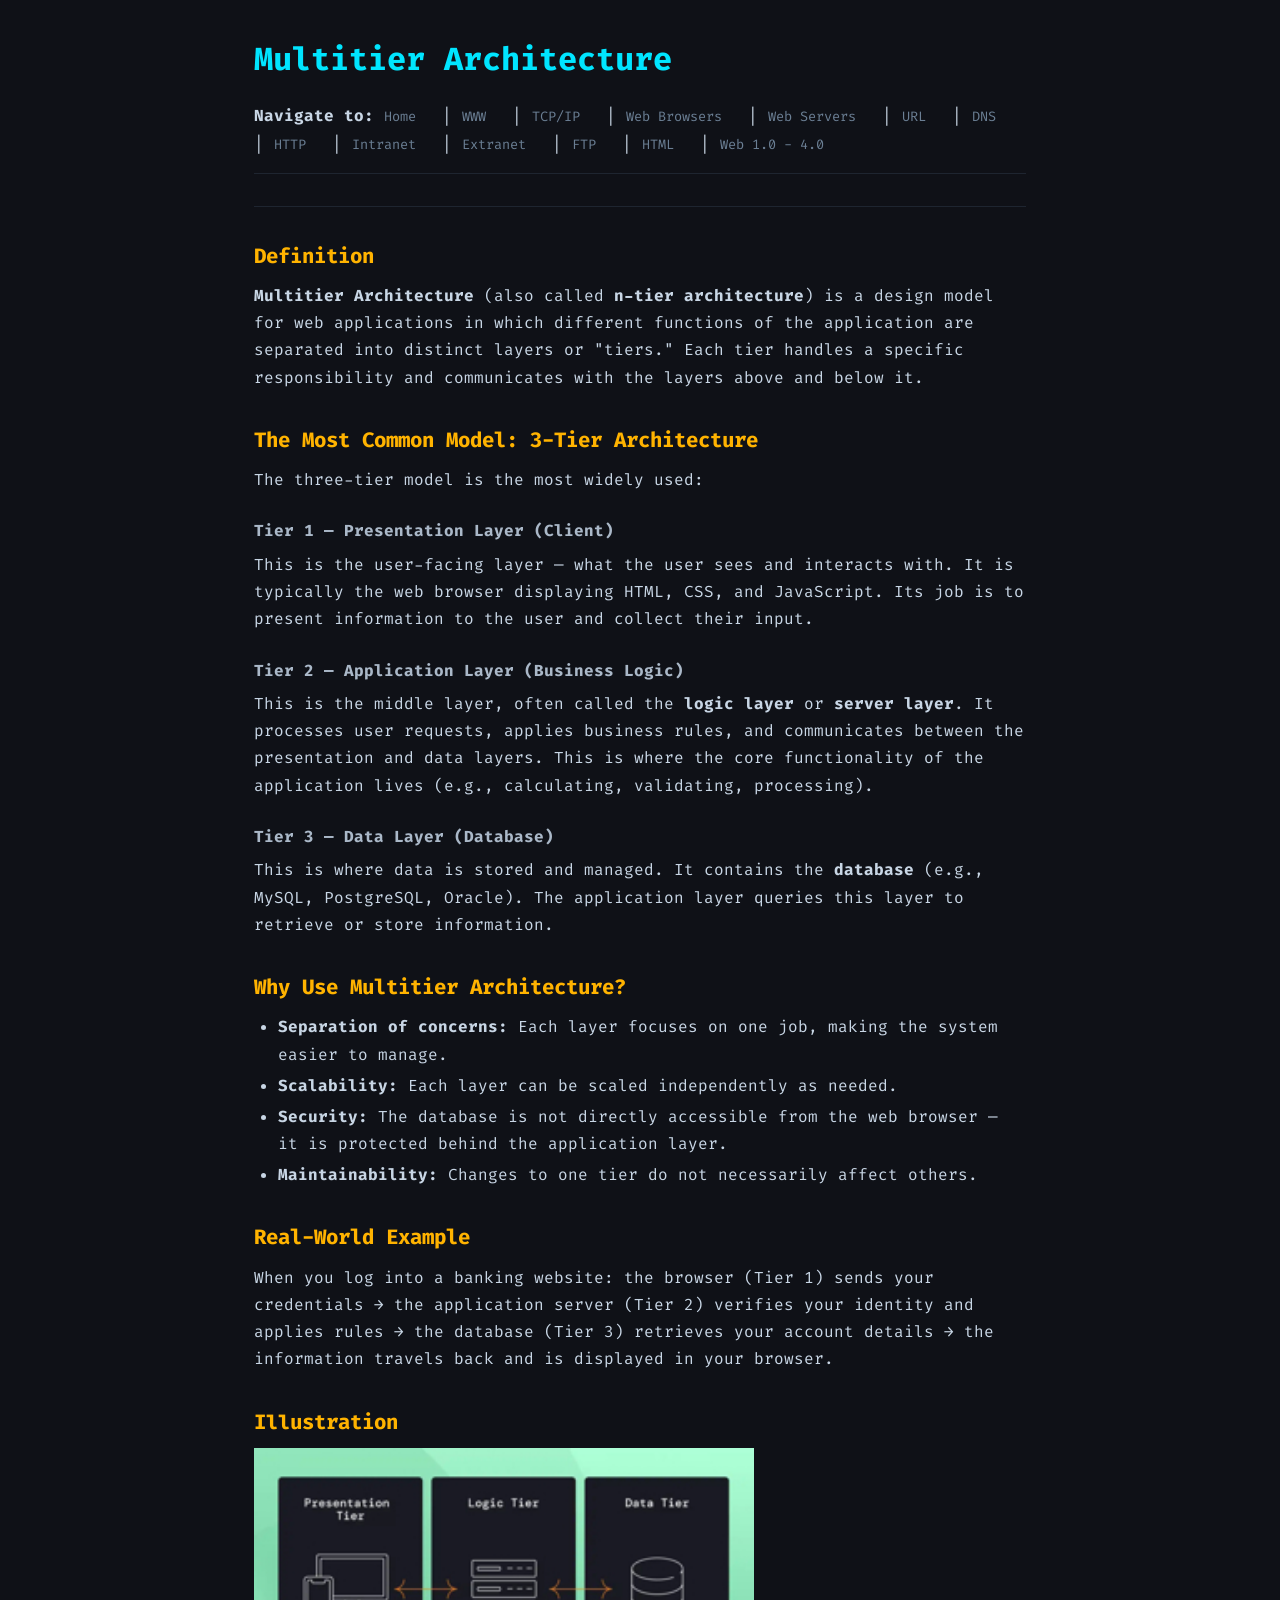
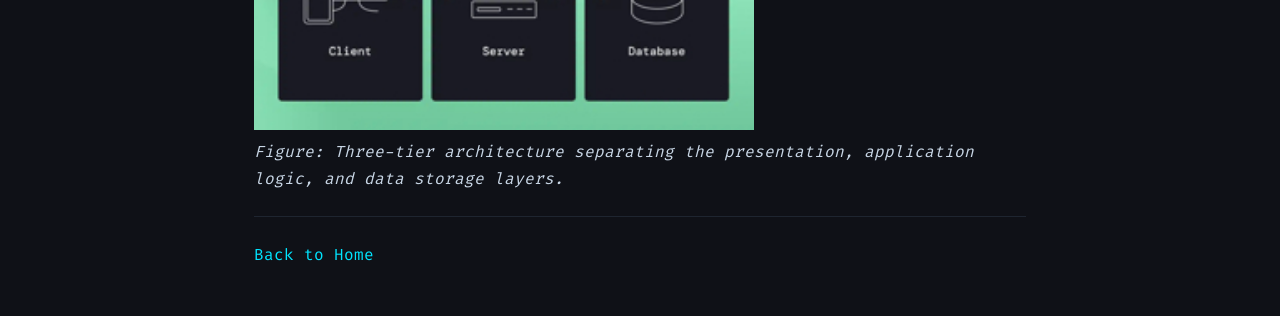
<file: multitier.html>
<!DOCTYPE html>
<html lang="en">
<head>
  <meta charset="UTF-8">
  <meta name="viewport" content="width=device-width, initial-scale=1.0">
  <title>Multitier Architecture</title>
  <link rel="stylesheet" href="css/style.css">
</head>
<body>

  <h1>Multitier Architecture</h1>

  <nav>
    <b>Navigate to:</b>
    <a href="index.html">Home</a> |
    <a href="www.html">WWW</a> |
    <a href="tcp-ip.html">TCP/IP</a> |
    <a href="web-browsers.html">Web Browsers</a> |
    <a href="web-servers.html">Web Servers</a> |
    <a href="url.html">URL</a> |
    <a href="dns.html">DNS</a> |
    <a href="http.html">HTTP</a> |
    <a href="intranet.html">Intranet</a> |
    <a href="extranet.html">Extranet</a> |
    <a href="ftp.html">FTP</a> |
    <a href="html.html">HTML</a> |
    <a href="web-versions.html">Web 1.0 - 4.0</a>
  </nav>

  <hr>

  <h2>Definition</h2>
  <p>
    <b>Multitier Architecture</b> (also called <b>n-tier architecture</b>) is a design model for web applications in which different functions of the application are separated into distinct layers or "tiers." Each tier handles a specific responsibility and communicates with the layers above and below it.
  </p>

  <h2>The Most Common Model: 3-Tier Architecture</h2>
  <p>The three-tier model is the most widely used:</p>

  <h3>Tier 1 &mdash; Presentation Layer (Client)</h3>
  <p>
    This is the user-facing layer — what the user sees and interacts with. It is typically the web browser displaying HTML, CSS, and JavaScript. Its job is to present information to the user and collect their input.
  </p>

  <h3>Tier 2 &mdash; Application Layer (Business Logic)</h3>
  <p>
    This is the middle layer, often called the <b>logic layer</b> or <b>server layer</b>. It processes user requests, applies business rules, and communicates between the presentation and data layers. This is where the core functionality of the application lives (e.g., calculating, validating, processing).
  </p>

  <h3>Tier 3 &mdash; Data Layer (Database)</h3>
  <p>
    This is where data is stored and managed. It contains the <b>database</b> (e.g., MySQL, PostgreSQL, Oracle). The application layer queries this layer to retrieve or store information.
  </p>

  <h2>Why Use Multitier Architecture?</h2>
  <ul>
    <li><b>Separation of concerns:</b> Each layer focuses on one job, making the system easier to manage.</li>
    <li><b>Scalability:</b> Each layer can be scaled independently as needed.</li>
    <li><b>Security:</b> The database is not directly accessible from the web browser — it is protected behind the application layer.</li>
    <li><b>Maintainability:</b> Changes to one tier do not necessarily affect others.</li>
  </ul>

  <h2>Real-World Example</h2>
  <p>
    When you log into a banking website: the browser (Tier 1) sends your credentials → the application server (Tier 2) verifies your identity and applies rules → the database (Tier 3) retrieves your account details → the information travels back and is displayed in your browser.
  </p>

  <h2>Illustration</h2>
  <img src="images/multitier.png" alt="Diagram of three-tier architecture showing the presentation, application, and data layers" width="500">
  <p><em>Figure: Three-tier architecture separating the presentation, application logic, and data storage layers.</em></p>

  <hr>
  <p><a href="index.html">Back to Home</a></p>

</body>
</html>
</file>
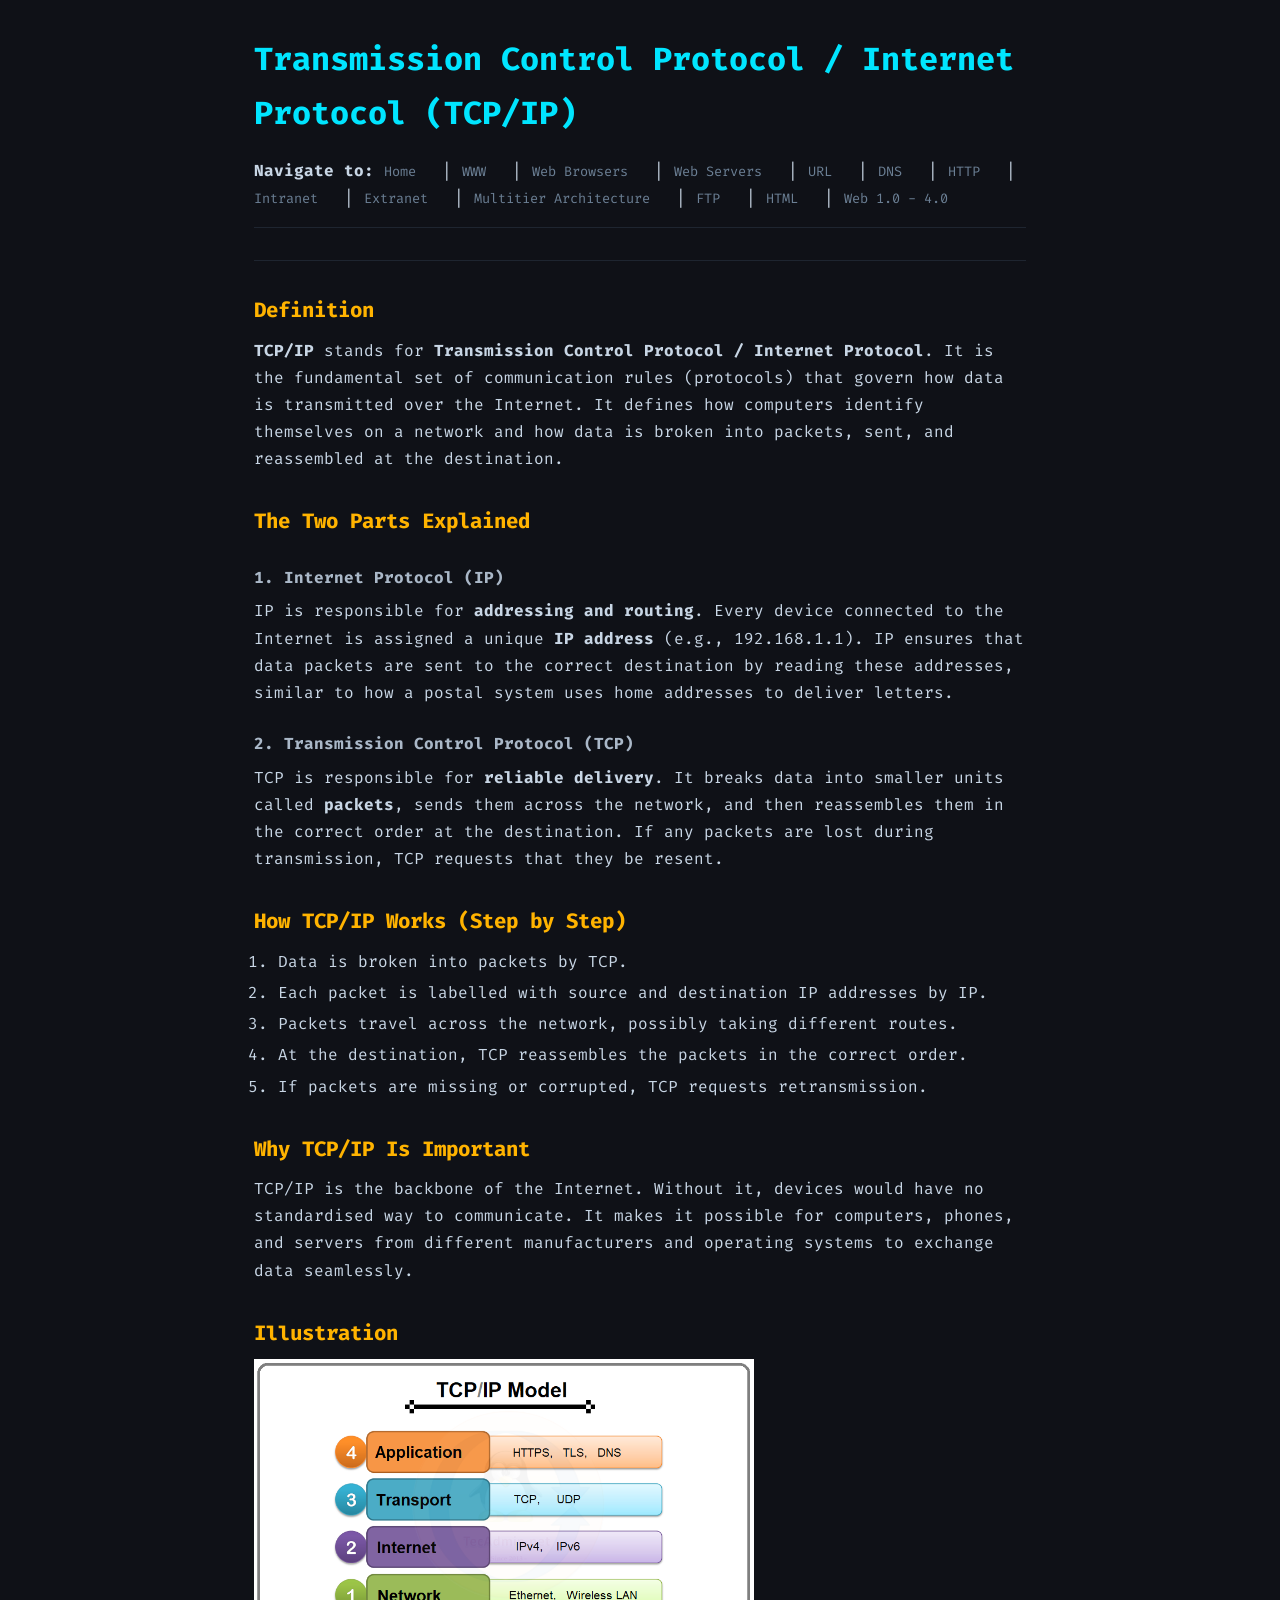
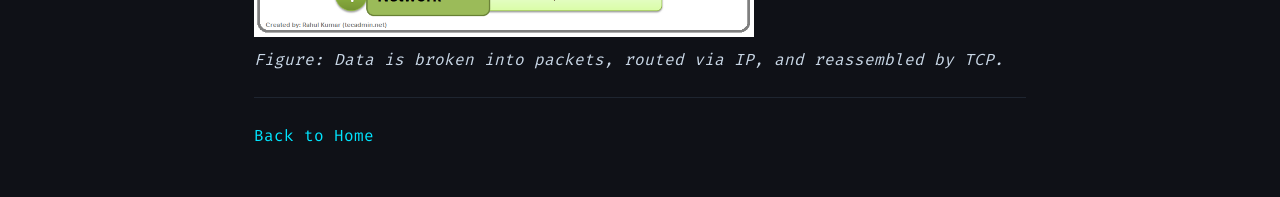
<file: tcp-ip.html>
<!DOCTYPE html>
<html lang="en">
<head>
  <meta charset="UTF-8">
  <meta name="viewport" content="width=device-width, initial-scale=1.0">
  <title>TCP/IP</title>
  <link rel="stylesheet" href="css/style.css">
</head>
<body>

  <h1>Transmission Control Protocol / Internet Protocol (TCP/IP)</h1>

  <nav>
    <b>Navigate to:</b>
    <a href="index.html">Home</a> |
    <a href="www.html">WWW</a> |
    <a href="web-browsers.html">Web Browsers</a> |
    <a href="web-servers.html">Web Servers</a> |
    <a href="url.html">URL</a> |
    <a href="dns.html">DNS</a> |
    <a href="http.html">HTTP</a> |
    <a href="intranet.html">Intranet</a> |
    <a href="extranet.html">Extranet</a> |
    <a href="multitier.html">Multitier Architecture</a> |
    <a href="ftp.html">FTP</a> |
    <a href="html.html">HTML</a> |
    <a href="web-versions.html">Web 1.0 - 4.0</a>
  </nav>

  <hr>

  <h2>Definition</h2>
  <p>
    <b>TCP/IP</b> stands for <b>Transmission Control Protocol / Internet Protocol</b>. It is the fundamental set of communication rules (protocols) that govern how data is transmitted over the Internet. It defines how computers identify themselves on a network and how data is broken into packets, sent, and reassembled at the destination.
  </p>

  <h2>The Two Parts Explained</h2>

  <h3>1. Internet Protocol (IP)</h3>
  <p>
    IP is responsible for <b>addressing and routing</b>. Every device connected to the Internet is assigned a unique <b>IP address</b> (e.g., 192.168.1.1). IP ensures that data packets are sent to the correct destination by reading these addresses, similar to how a postal system uses home addresses to deliver letters.
  </p>

  <h3>2. Transmission Control Protocol (TCP)</h3>
  <p>
    TCP is responsible for <b>reliable delivery</b>. It breaks data into smaller units called <b>packets</b>, sends them across the network, and then reassembles them in the correct order at the destination. If any packets are lost during transmission, TCP requests that they be resent.
  </p>

  <h2>How TCP/IP Works (Step by Step)</h2>
  <ol>
    <li>Data is broken into packets by TCP.</li>
    <li>Each packet is labelled with source and destination IP addresses by IP.</li>
    <li>Packets travel across the network, possibly taking different routes.</li>
    <li>At the destination, TCP reassembles the packets in the correct order.</li>
    <li>If packets are missing or corrupted, TCP requests retransmission.</li>
  </ol>

  <h2>Why TCP/IP Is Important</h2>
  <p>
    TCP/IP is the backbone of the Internet. Without it, devices would have no standardised way to communicate. It makes it possible for computers, phones, and servers from different manufacturers and operating systems to exchange data seamlessly.
  </p>

  <h2>Illustration</h2>
  <img src="images/tcp-ip.png" alt="Diagram showing how data is broken into packets and transmitted using TCP/IP" width="500">
  <p><em>Figure: Data is broken into packets, routed via IP, and reassembled by TCP.</em></p>

  <hr>
  <p><a href="index.html">Back to Home</a></p>

</body>
</html>
</file>
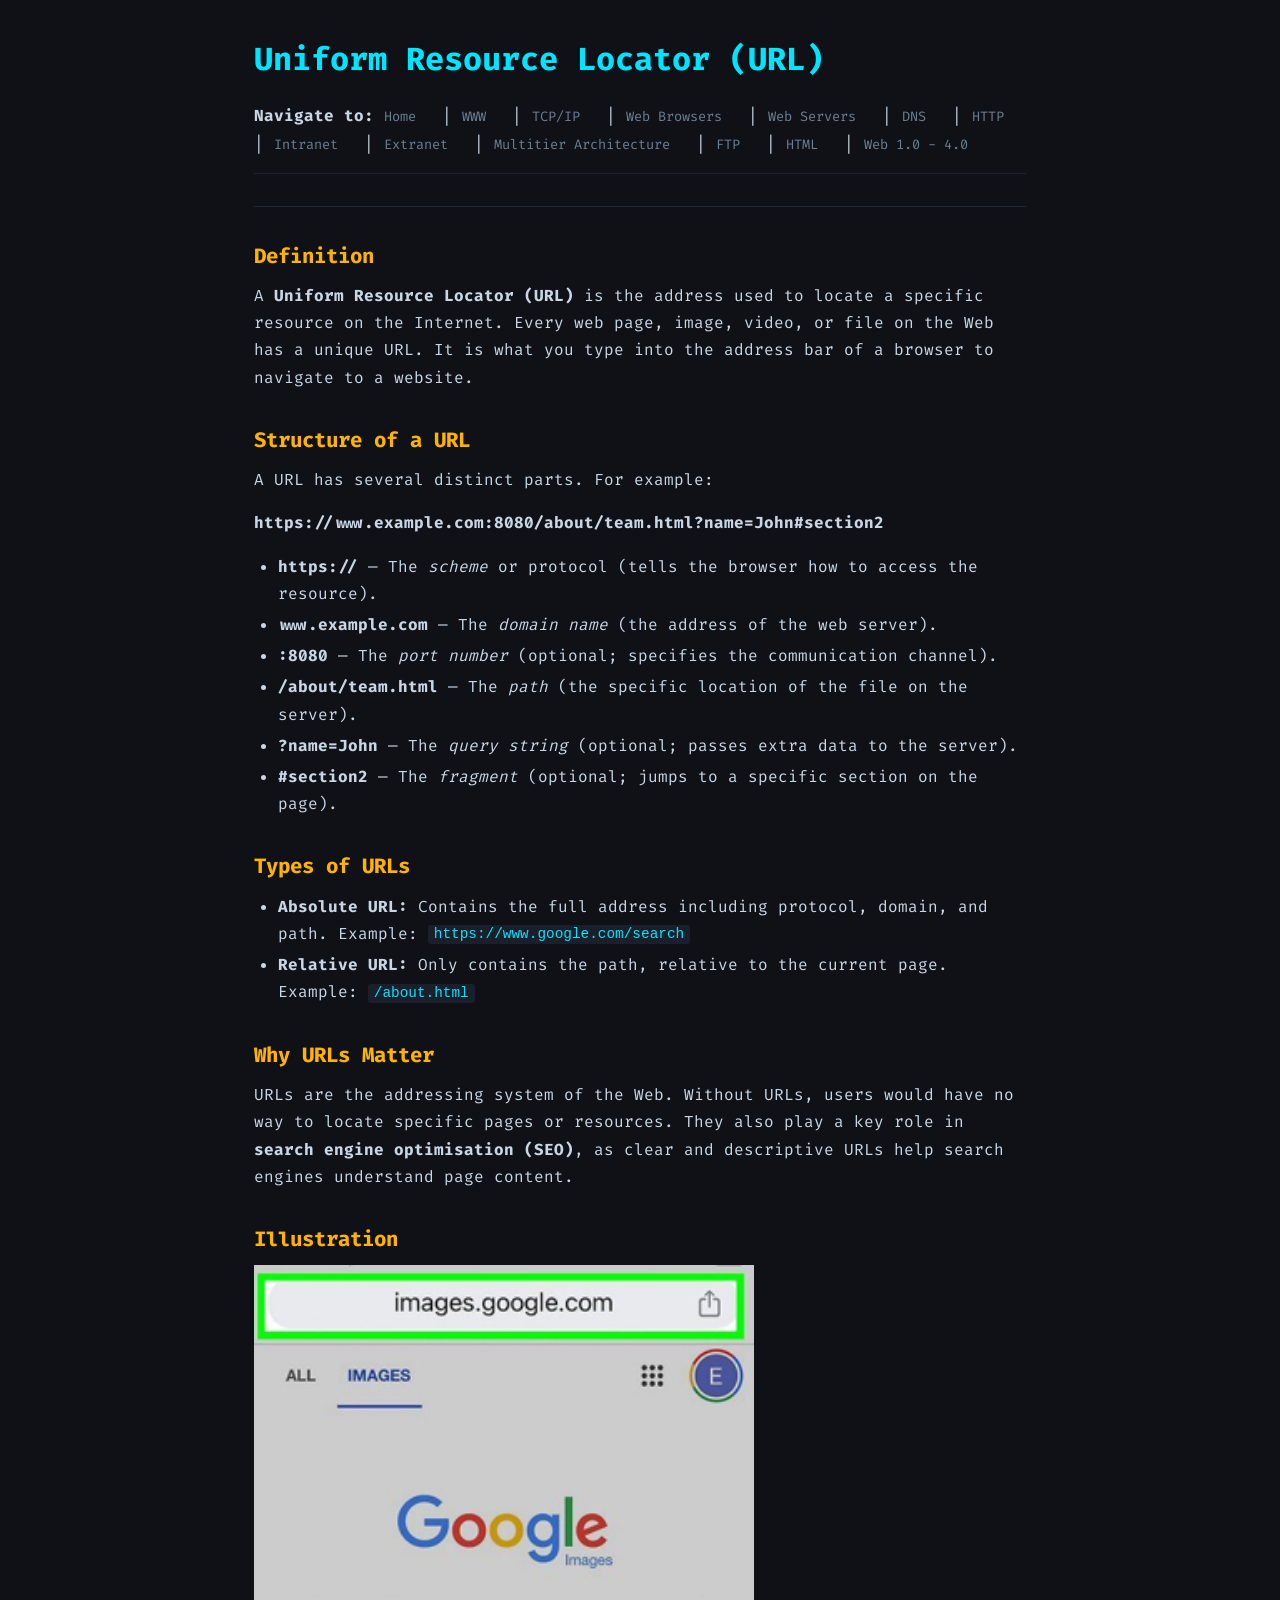
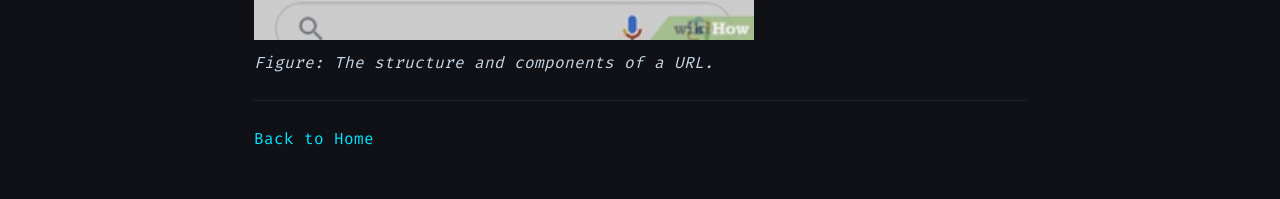
<file: url.html>
<!DOCTYPE html>
<html lang="en">
<head>
  <meta charset="UTF-8">
  <meta name="viewport" content="width=device-width, initial-scale=1.0">
  <title>URL - Uniform Resource Locator</title>
  <link rel="stylesheet" href="css/style.css">
</head>
<body>

  <h1>Uniform Resource Locator (URL)</h1>

  <nav>
    <b>Navigate to:</b>
    <a href="index.html">Home</a> |
    <a href="www.html">WWW</a> |
    <a href="tcp-ip.html">TCP/IP</a> |
    <a href="web-browsers.html">Web Browsers</a> |
    <a href="web-servers.html">Web Servers</a> |
    <a href="dns.html">DNS</a> |
    <a href="http.html">HTTP</a> |
    <a href="intranet.html">Intranet</a> |
    <a href="extranet.html">Extranet</a> |
    <a href="multitier.html">Multitier Architecture</a> |
    <a href="ftp.html">FTP</a> |
    <a href="html.html">HTML</a> |
    <a href="web-versions.html">Web 1.0 - 4.0</a>
  </nav>

  <hr>

  <h2>Definition</h2>
  <p>
    A <b>Uniform Resource Locator (URL)</b> is the address used to locate a specific resource on the Internet. Every web page, image, video, or file on the Web has a unique URL. It is what you type into the address bar of a browser to navigate to a website.
  </p>

  <h2>Structure of a URL</h2>
  <p>A URL has several distinct parts. For example:</p>
  <p><b>https://www.example.com:8080/about/team.html?name=John#section2</b></p>
  <ul>
    <li><b>https://</b> &mdash; The <i>scheme</i> or protocol (tells the browser how to access the resource).</li>
    <li><b>www.example.com</b> &mdash; The <i>domain name</i> (the address of the web server).</li>
    <li><b>:8080</b> &mdash; The <i>port number</i> (optional; specifies the communication channel).</li>
    <li><b>/about/team.html</b> &mdash; The <i>path</i> (the specific location of the file on the server).</li>
    <li><b>?name=John</b> &mdash; The <i>query string</i> (optional; passes extra data to the server).</li>
    <li><b>#section2</b> &mdash; The <i>fragment</i> (optional; jumps to a specific section on the page).</li>
  </ul>

  <h2>Types of URLs</h2>
  <ul>
    <li><b>Absolute URL:</b> Contains the full address including protocol, domain, and path. Example: <code>https://www.google.com/search</code></li>
    <li><b>Relative URL:</b> Only contains the path, relative to the current page. Example: <code>/about.html</code></li>
  </ul>

  <h2>Why URLs Matter</h2>
  <p>
    URLs are the addressing system of the Web. Without URLs, users would have no way to locate specific pages or resources. They also play a key role in <b>search engine optimisation (SEO)</b>, as clear and descriptive URLs help search engines understand page content.
  </p>

  <h2>Illustration</h2>
  <img src="images/url.png" alt="Diagram labelling each part of a URL including protocol, domain, path, and query string" width="500">
  <p><em>Figure: The structure and components of a URL.</em></p>

  <hr>
  <p><a href="index.html">Back to Home</a></p>

</body>
</html>
</file>
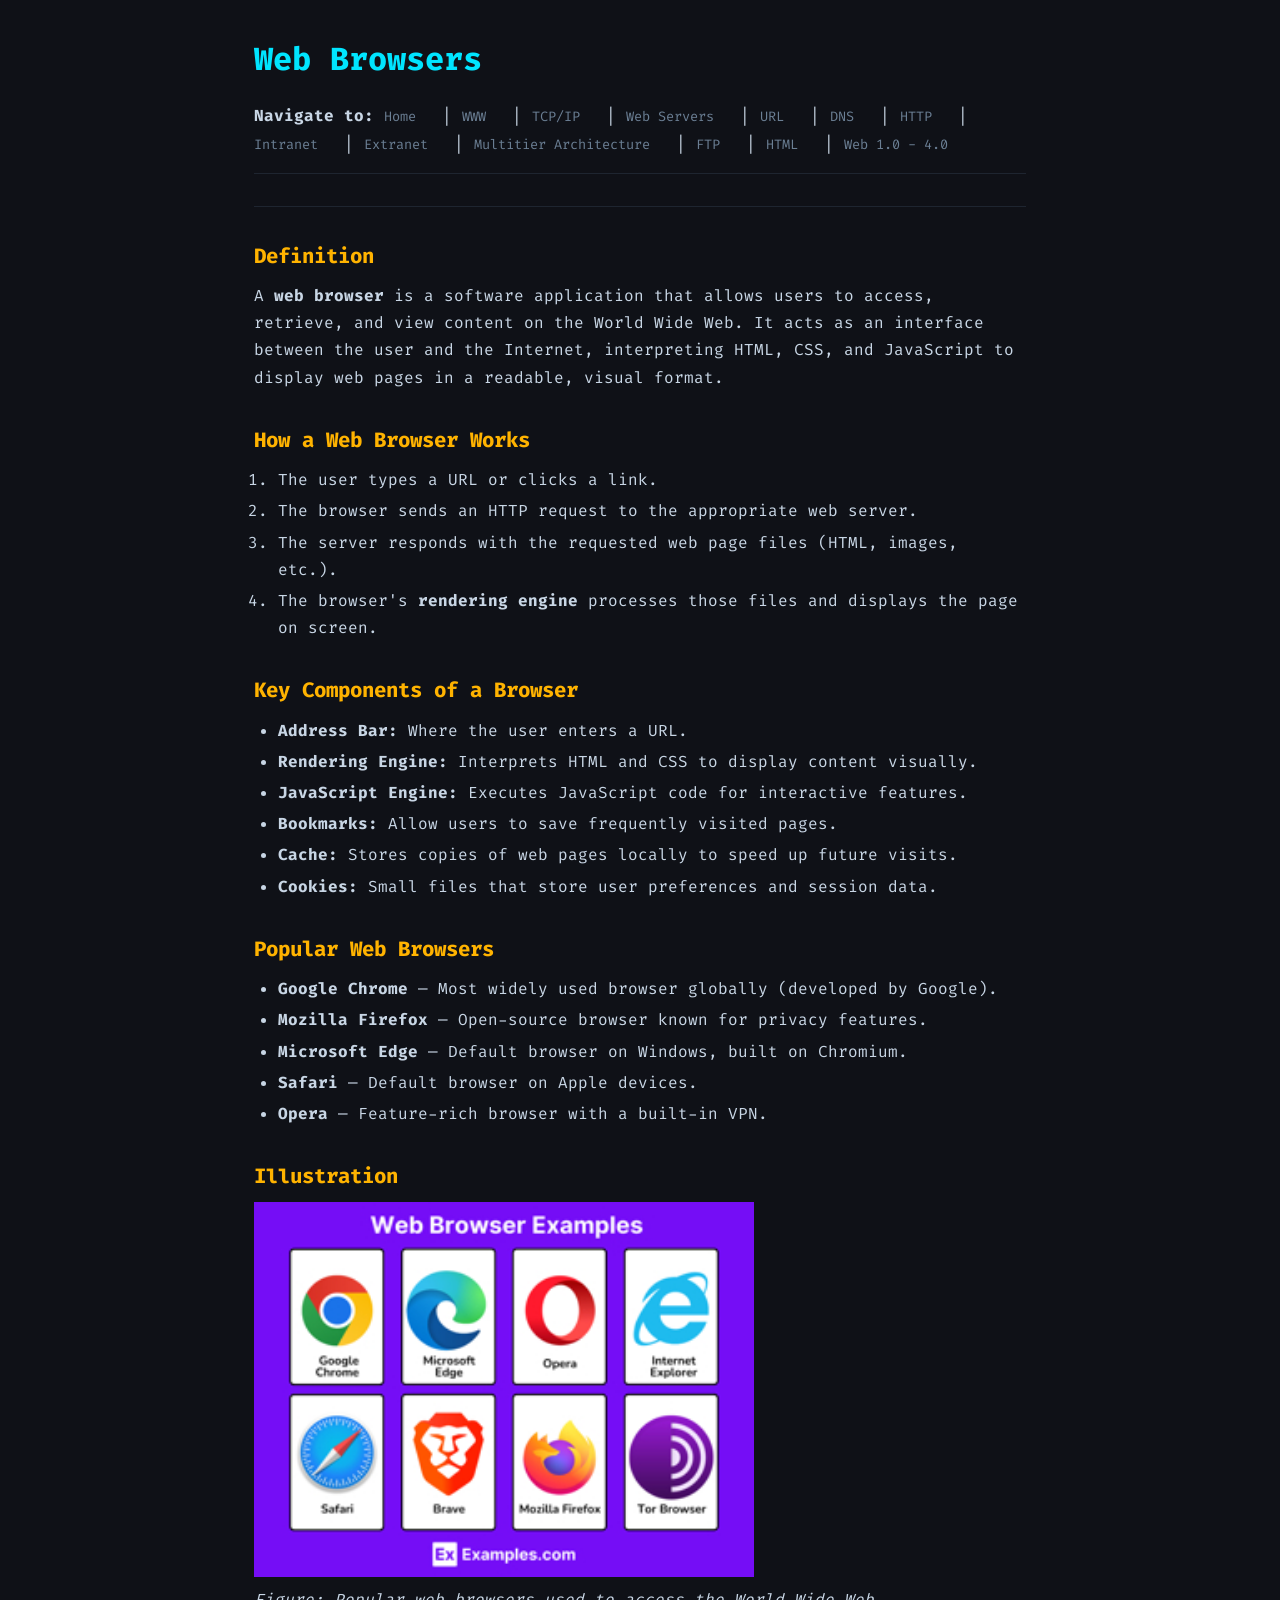
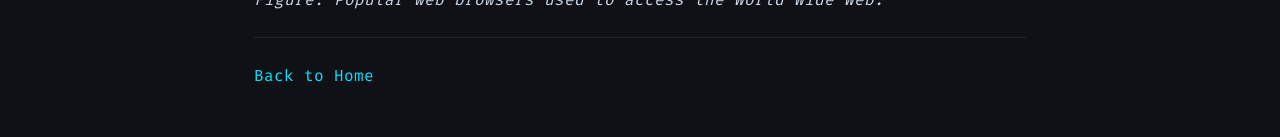
<file: web-browsers.html>
<!DOCTYPE html>
<html lang="en">
<head>
  <meta charset="UTF-8">
  <meta name="viewport" content="width=device-width, initial-scale=1.0">
  <title>Web Browsers</title>
  <link rel="stylesheet" href="css/style.css">
</head>
<body>

  <h1>Web Browsers</h1>

  <nav>
    <b>Navigate to:</b>
    <a href="index.html">Home</a> |
    <a href="www.html">WWW</a> |
    <a href="tcp-ip.html">TCP/IP</a> |
    <a href="web-servers.html">Web Servers</a> |
    <a href="url.html">URL</a> |
    <a href="dns.html">DNS</a> |
    <a href="http.html">HTTP</a> |
    <a href="intranet.html">Intranet</a> |
    <a href="extranet.html">Extranet</a> |
    <a href="multitier.html">Multitier Architecture</a> |
    <a href="ftp.html">FTP</a> |
    <a href="html.html">HTML</a> |
    <a href="web-versions.html">Web 1.0 - 4.0</a>
  </nav>

  <hr>

  <h2>Definition</h2>
  <p>
    A <b>web browser</b> is a software application that allows users to access, retrieve, and view content on the World Wide Web. It acts as an interface between the user and the Internet, interpreting HTML, CSS, and JavaScript to display web pages in a readable, visual format.
  </p>

  <h2>How a Web Browser Works</h2>
  <ol>
    <li>The user types a URL or clicks a link.</li>
    <li>The browser sends an HTTP request to the appropriate web server.</li>
    <li>The server responds with the requested web page files (HTML, images, etc.).</li>
    <li>The browser's <b>rendering engine</b> processes those files and displays the page on screen.</li>
  </ol>

  <h2>Key Components of a Browser</h2>
  <ul>
    <li><b>Address Bar:</b> Where the user enters a URL.</li>
    <li><b>Rendering Engine:</b> Interprets HTML and CSS to display content visually.</li>
    <li><b>JavaScript Engine:</b> Executes JavaScript code for interactive features.</li>
    <li><b>Bookmarks:</b> Allow users to save frequently visited pages.</li>
    <li><b>Cache:</b> Stores copies of web pages locally to speed up future visits.</li>
    <li><b>Cookies:</b> Small files that store user preferences and session data.</li>
  </ul>

  <h2>Popular Web Browsers</h2>
  <ul>
    <li><b>Google Chrome</b> &mdash; Most widely used browser globally (developed by Google).</li>
    <li><b>Mozilla Firefox</b> &mdash; Open-source browser known for privacy features.</li>
    <li><b>Microsoft Edge</b> &mdash; Default browser on Windows, built on Chromium.</li>
    <li><b>Safari</b> &mdash; Default browser on Apple devices.</li>
    <li><b>Opera</b> &mdash; Feature-rich browser with a built-in VPN.</li>
  </ul>

  <h2>Illustration</h2>
  <img src="images/web-browsers.png" alt="Logos of popular web browsers including Chrome, Firefox, Edge, and Safari" width="500">
  <p><em>Figure: Popular web browsers used to access the World Wide Web.</em></p>

  <hr>
  <p><a href="index.html">Back to Home</a></p>

</body>
</html>
</file>
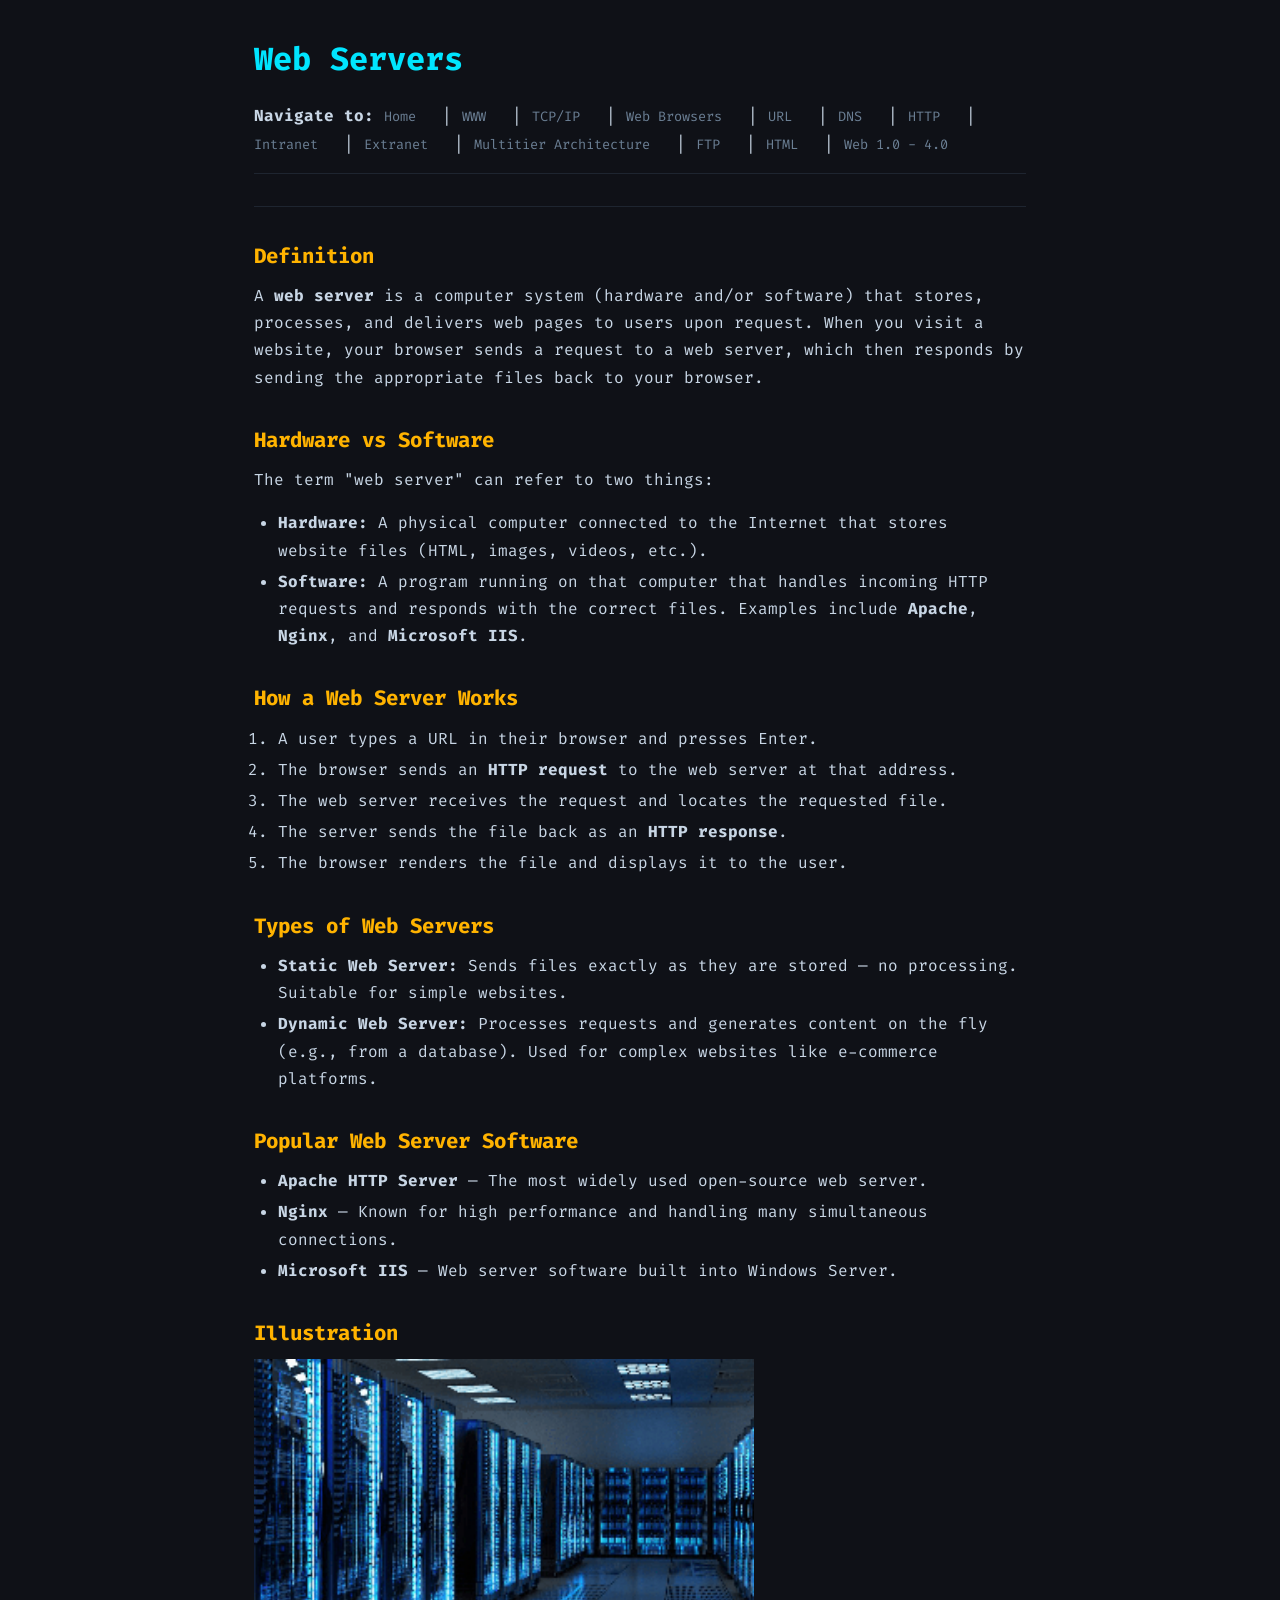
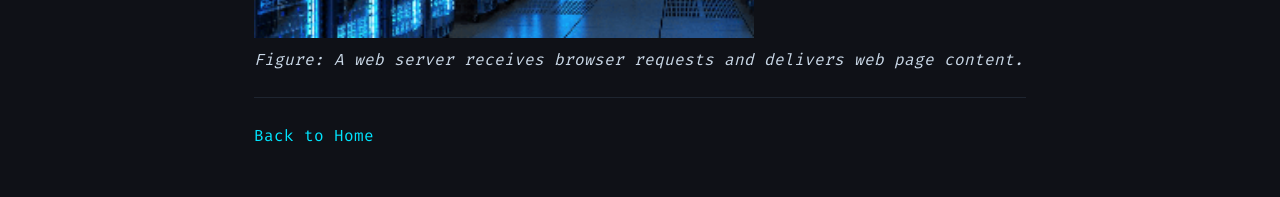
<file: web-servers.html>
<!DOCTYPE html>
<html lang="en">
<head>
  <meta charset="UTF-8">
  <meta name="viewport" content="width=device-width, initial-scale=1.0">
  <title>Web Servers</title>
  <link rel="stylesheet" href="css/style.css">
</head>
<body>

  <h1>Web Servers</h1>

  <nav>
    <b>Navigate to:</b>
    <a href="index.html">Home</a> |
    <a href="www.html">WWW</a> |
    <a href="tcp-ip.html">TCP/IP</a> |
    <a href="web-browsers.html">Web Browsers</a> |
    <a href="url.html">URL</a> |
    <a href="dns.html">DNS</a> |
    <a href="http.html">HTTP</a> |
    <a href="intranet.html">Intranet</a> |
    <a href="extranet.html">Extranet</a> |
    <a href="multitier.html">Multitier Architecture</a> |
    <a href="ftp.html">FTP</a> |
    <a href="html.html">HTML</a> |
    <a href="web-versions.html">Web 1.0 - 4.0</a>
  </nav>

  <hr>

  <h2>Definition</h2>
  <p>
    A <b>web server</b> is a computer system (hardware and/or software) that stores, processes, and delivers web pages to users upon request. When you visit a website, your browser sends a request to a web server, which then responds by sending the appropriate files back to your browser.
  </p>

  <h2>Hardware vs Software</h2>
  <p>
    The term "web server" can refer to two things:
  </p>
  <ul>
    <li><b>Hardware:</b> A physical computer connected to the Internet that stores website files (HTML, images, videos, etc.).</li>
    <li><b>Software:</b> A program running on that computer that handles incoming HTTP requests and responds with the correct files. Examples include <b>Apache</b>, <b>Nginx</b>, and <b>Microsoft IIS</b>.</li>
  </ul>

  <h2>How a Web Server Works</h2>
  <ol>
    <li>A user types a URL in their browser and presses Enter.</li>
    <li>The browser sends an <b>HTTP request</b> to the web server at that address.</li>
    <li>The web server receives the request and locates the requested file.</li>
    <li>The server sends the file back as an <b>HTTP response</b>.</li>
    <li>The browser renders the file and displays it to the user.</li>
  </ol>

  <h2>Types of Web Servers</h2>
  <ul>
    <li><b>Static Web Server:</b> Sends files exactly as they are stored — no processing. Suitable for simple websites.</li>
    <li><b>Dynamic Web Server:</b> Processes requests and generates content on the fly (e.g., from a database). Used for complex websites like e-commerce platforms.</li>
  </ul>

  <h2>Popular Web Server Software</h2>
  <ul>
    <li><b>Apache HTTP Server</b> &mdash; The most widely used open-source web server.</li>
    <li><b>Nginx</b> &mdash; Known for high performance and handling many simultaneous connections.</li>
    <li><b>Microsoft IIS</b> &mdash; Web server software built into Windows Server.</li>
  </ul>

  <h2>Illustration</h2>
  <img src="images/web-servers.png" alt="Diagram showing a web server receiving a request from a browser and sending back a web page" width="500">
  <p><em>Figure: A web server receives browser requests and delivers web page content.</em></p>

  <hr>
  <p><a href="index.html">Back to Home</a></p>

</body>
</html>
</file>
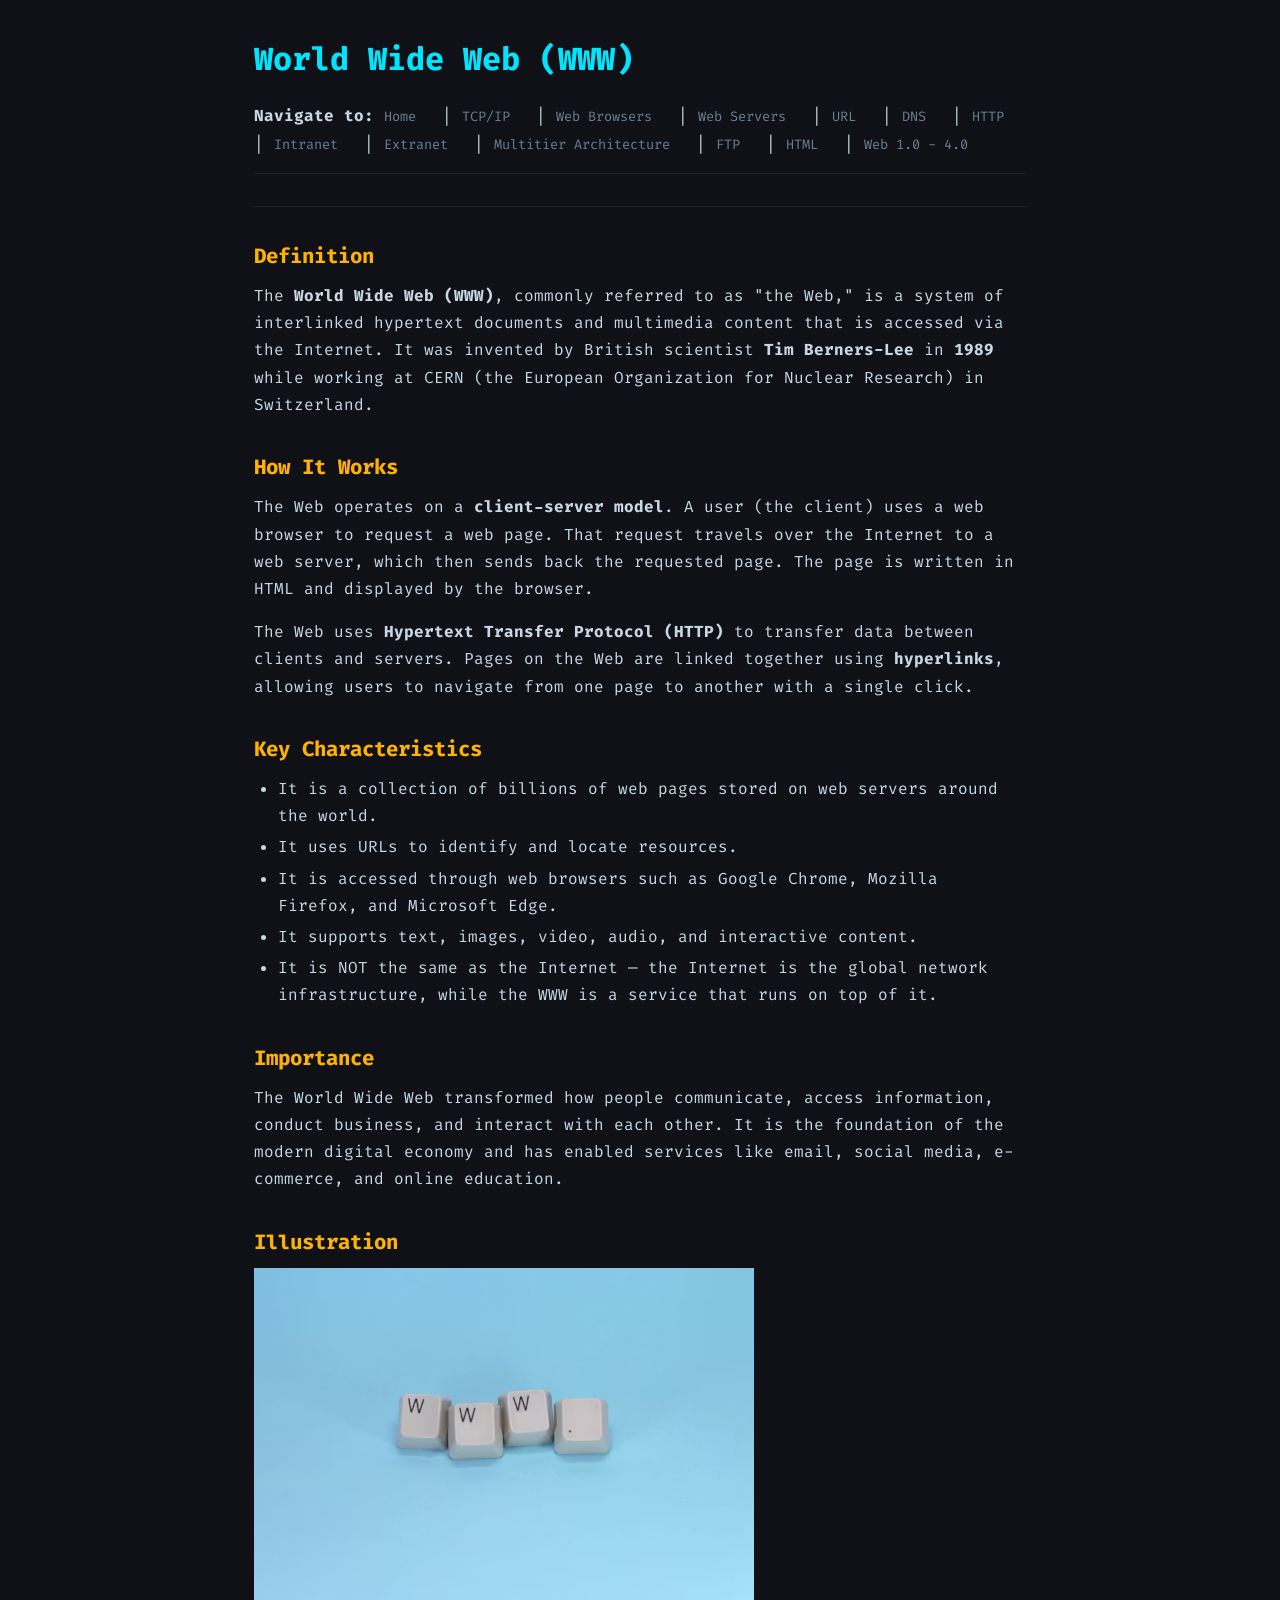
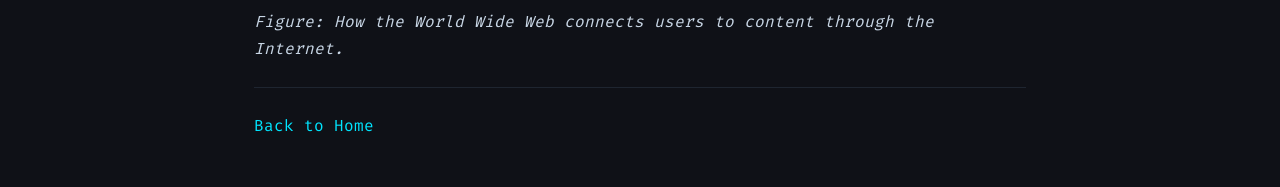
<file: www.html>
<!DOCTYPE html>
<html lang="en">
<head>
  <meta charset="UTF-8">
  <meta name="viewport" content="width=device-width, initial-scale=1.0">
  <title>World Wide Web</title>
  <link rel="stylesheet" href="css/style.css">
</head>
<body>

  <h1>World Wide Web (WWW)</h1>

  <nav>
    <b>Navigate to:</b>
    <a href="index.html">Home</a> |
    <a href="tcp-ip.html">TCP/IP</a> |
    <a href="web-browsers.html">Web Browsers</a> |
    <a href="web-servers.html">Web Servers</a> |
    <a href="url.html">URL</a> |
    <a href="dns.html">DNS</a> |
    <a href="http.html">HTTP</a> |
    <a href="intranet.html">Intranet</a> |
    <a href="extranet.html">Extranet</a> |
    <a href="multitier.html">Multitier Architecture</a> |
    <a href="ftp.html">FTP</a> |
    <a href="html.html">HTML</a> |
    <a href="web-versions.html">Web 1.0 - 4.0</a>
  </nav>

  <hr>

  <h2>Definition</h2>
  <p>
    The <b>World Wide Web (WWW)</b>, commonly referred to as "the Web," is a system of interlinked hypertext documents and multimedia content that is accessed via the Internet. It was invented by British scientist <b>Tim Berners-Lee</b> in <b>1989</b> while working at CERN (the European Organization for Nuclear Research) in Switzerland.
  </p>

  <h2>How It Works</h2>
  <p>
    The Web operates on a <b>client-server model</b>. A user (the client) uses a web browser to request a web page. That request travels over the Internet to a web server, which then sends back the requested page. The page is written in HTML and displayed by the browser.
  </p>
  <p>
    The Web uses <b>Hypertext Transfer Protocol (HTTP)</b> to transfer data between clients and servers. Pages on the Web are linked together using <b>hyperlinks</b>, allowing users to navigate from one page to another with a single click.
  </p>

  <h2>Key Characteristics</h2>
  <ul>
    <li>It is a collection of billions of web pages stored on web servers around the world.</li>
    <li>It uses URLs to identify and locate resources.</li>
    <li>It is accessed through web browsers such as Google Chrome, Mozilla Firefox, and Microsoft Edge.</li>
    <li>It supports text, images, video, audio, and interactive content.</li>
    <li>It is NOT the same as the Internet — the Internet is the global network infrastructure, while the WWW is a service that runs on top of it.</li>
  </ul>

  <h2>Importance</h2>
  <p>
    The World Wide Web transformed how people communicate, access information, conduct business, and interact with each other. It is the foundation of the modern digital economy and has enabled services like email, social media, e-commerce, and online education.
  </p>

  <h2>Illustration</h2>
  <img src="images/www.png" alt="Diagram showing how the World Wide Web connects users, browsers, and web servers" width="500">
  <p><em>Figure: How the World Wide Web connects users to content through the Internet.</em></p>

  <hr>
  <p><a href="index.html">Back to Home</a></p>

</body>
</html>
</file>
<file: css/style.css>
/* ── INTERNET TERMINOLOGY — styles ── */

@import url('https://fonts.googleapis.com/css2?family=Fira+Code:wght@400;600&display=swap');

* {
  box-sizing: border-box;
  margin: 0;
  padding: 0;
}

body {
  background-color: #0f1117;
  color: #c8d6e5;
  font-family: 'Fira Code', monospace;
  font-size: 16px;
  line-height: 1.7;
  max-width: 820px;
  margin: 0 auto;
  padding: 2rem 1.5rem;
}

/* ── Headings ── */
h1 { font-size: 2rem; color: #00e5ff; margin-bottom: 1rem; }
h2 { font-size: 1.3rem; color: #ffb300; margin: 2rem 0 0.5rem; }
h3 { font-size: 1rem; color: #aab8c8; margin: 1.5rem 0 0.4rem; }

/* ── Links ── */
a { color: #00e5ff; text-decoration: none; }
a:hover { text-decoration: underline; color: #39ff14; }

/* ── Nav ── */
nav {
  margin-bottom: 2rem;
  padding-bottom: 1rem;
  border-bottom: 1px solid #1e2530;
}

nav a {
  display: inline-block;
  margin-right: 1rem;
  font-size: 0.85rem;
  color: #6b7f94;
}

nav a:hover { color: #00e5ff; text-decoration: none; }

/* ── Text ── */
p { margin-bottom: 1rem; }

hr {
  border: none;
  border-top: 1px solid #1e2530;
  margin: 1.5rem 0;
}

/* ── Code ── */
code {
  background: #1a1f2b;
  color: #00e5ff;
  padding: 0.1em 0.4em;
  border-radius: 3px;
  font-size: 0.9em;
}

/* ── Lists ── */
ul, ol { padding-left: 1.5rem; margin-bottom: 1rem; }
li { margin-bottom: 0.25rem; }

/* ── Footer ── */
footer {
  margin-top: 3rem;
  padding-top: 1rem;
  border-top: 1px solid #1e2530;
  font-size: 0.8rem;
  color: #4a5568;
  text-align: center;
}
</file>
